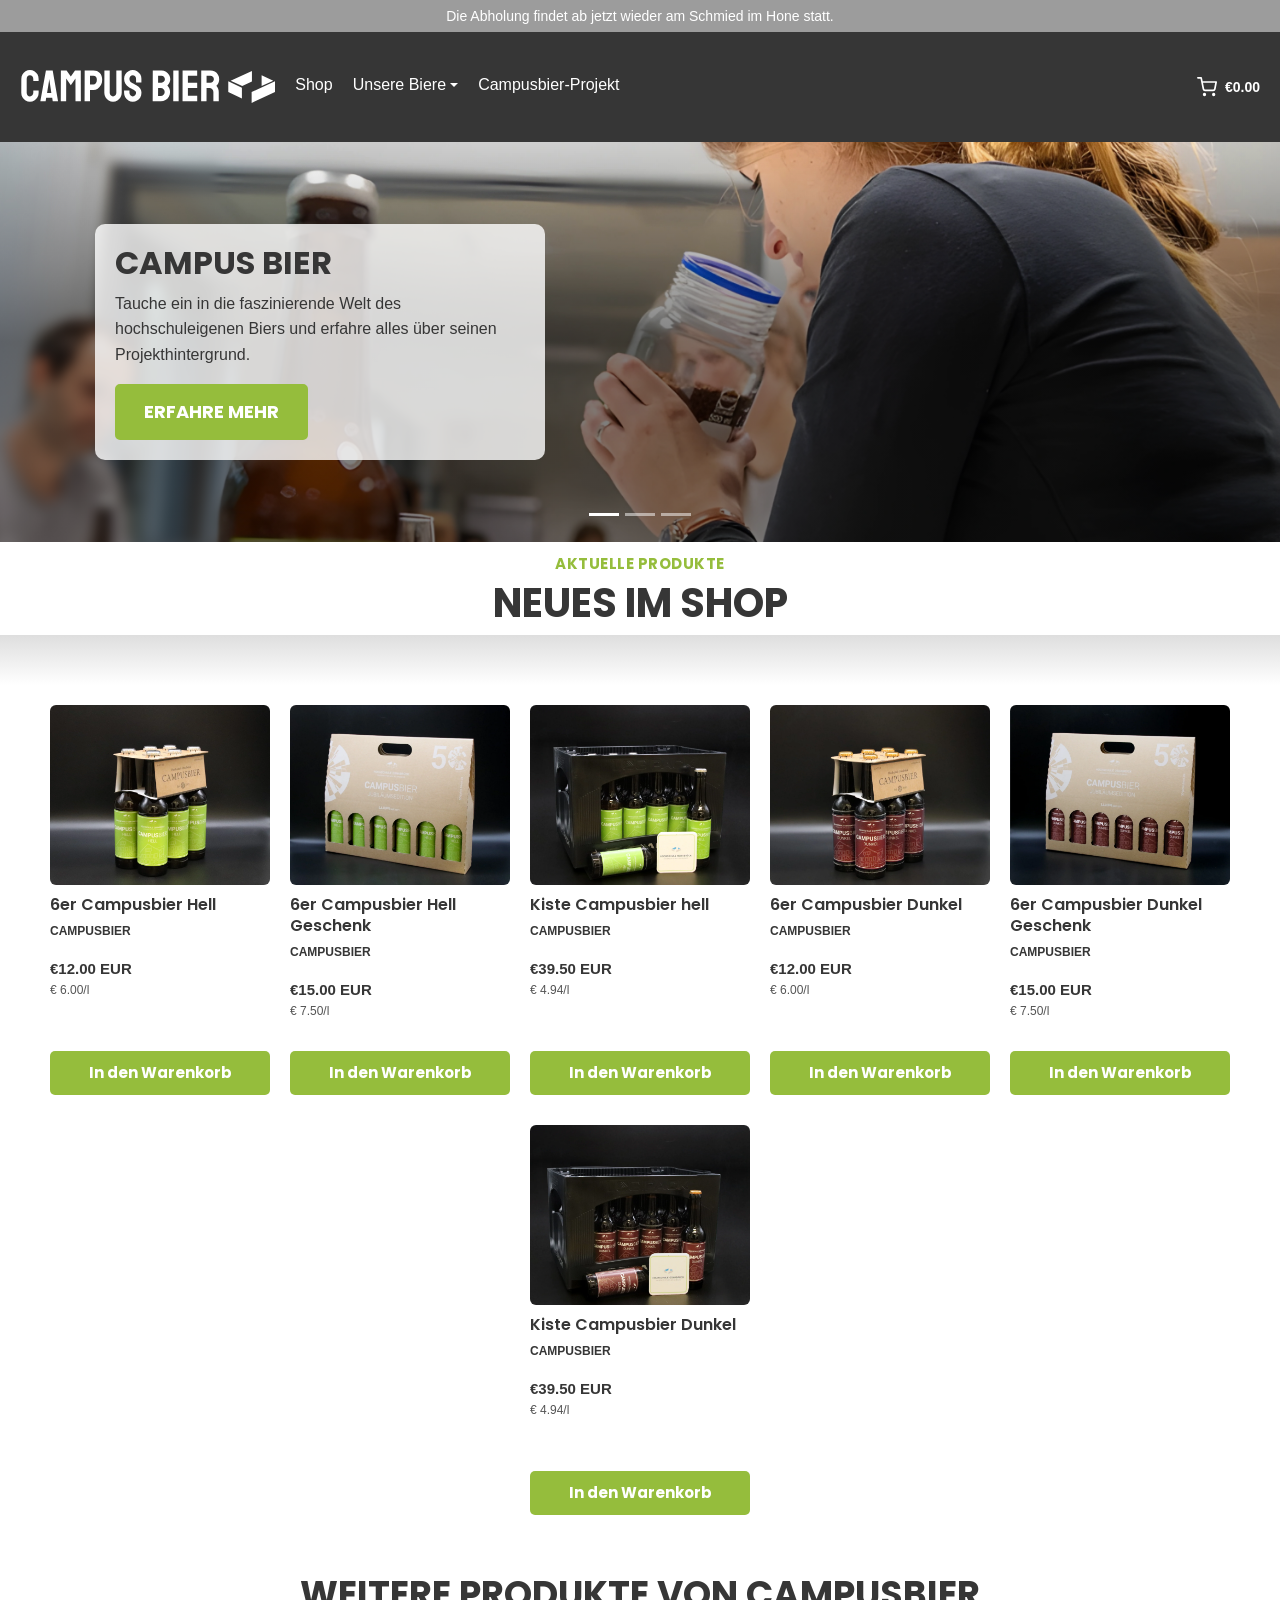
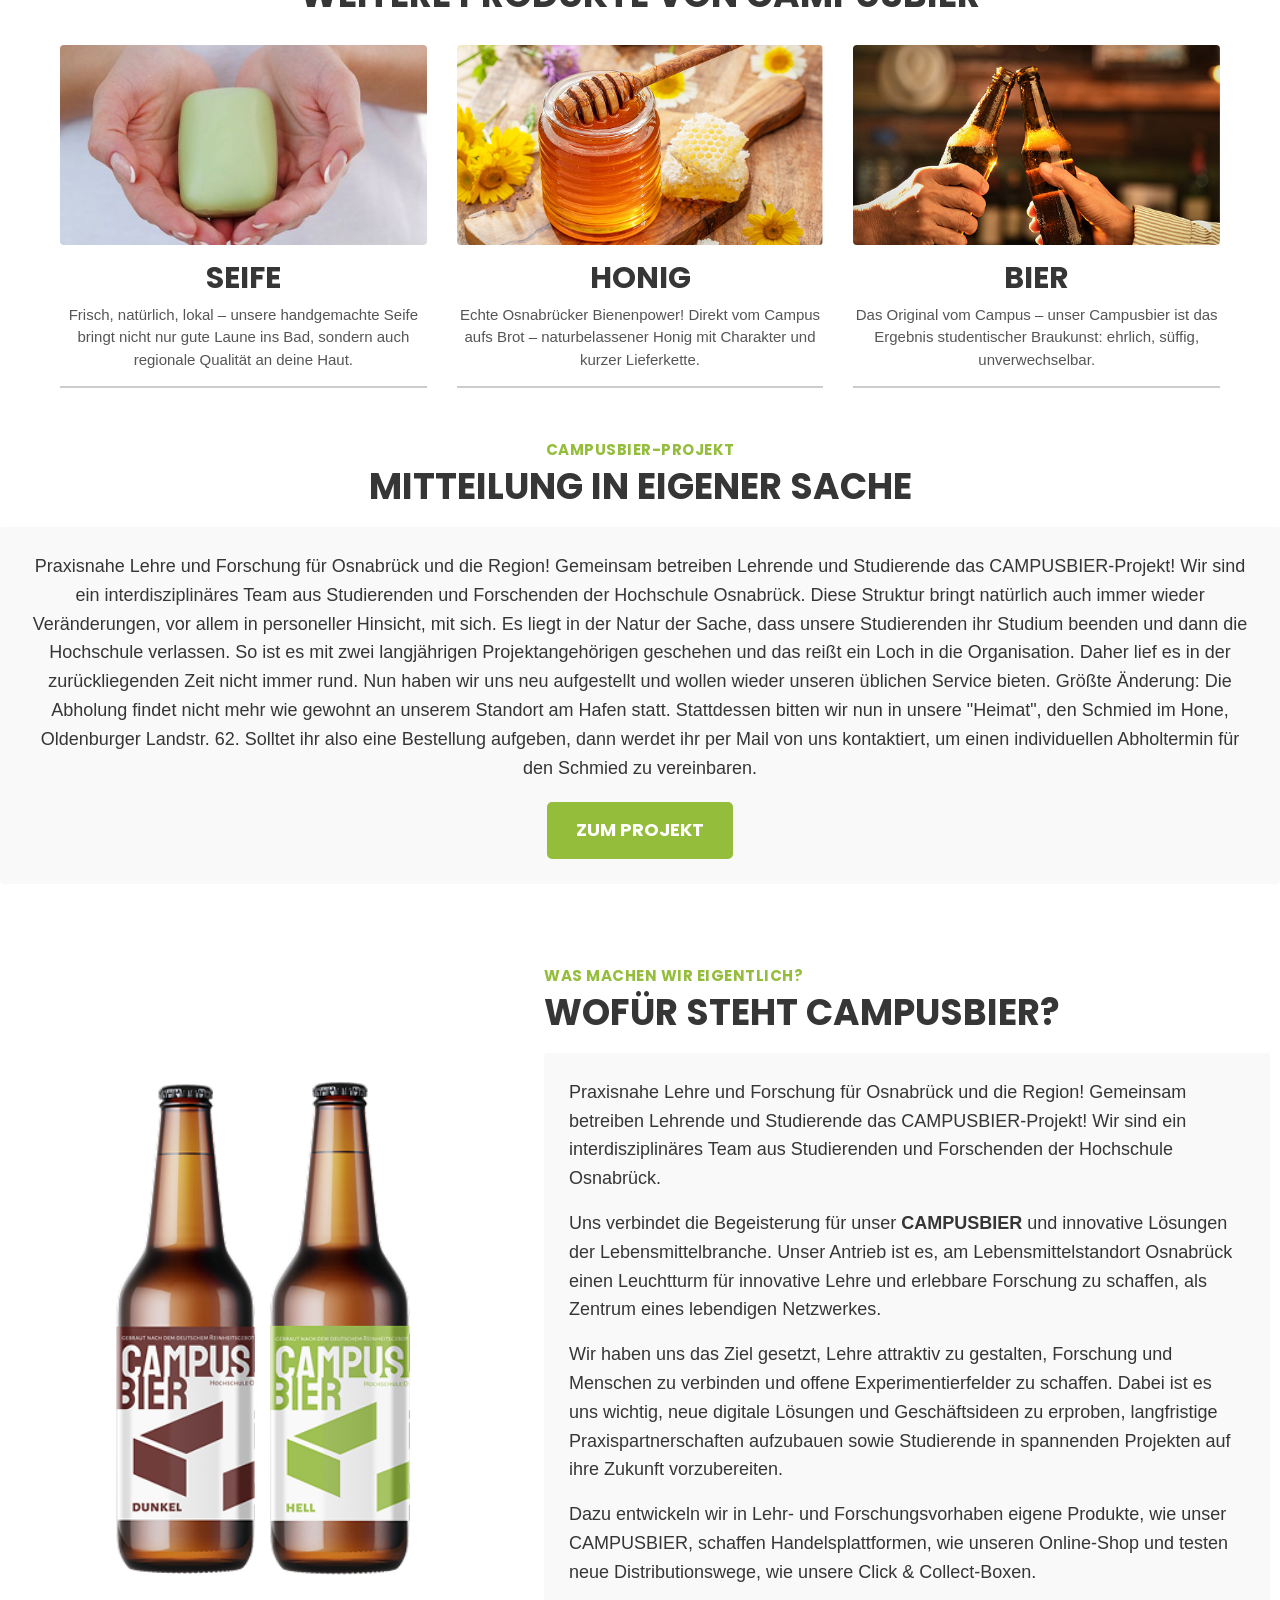
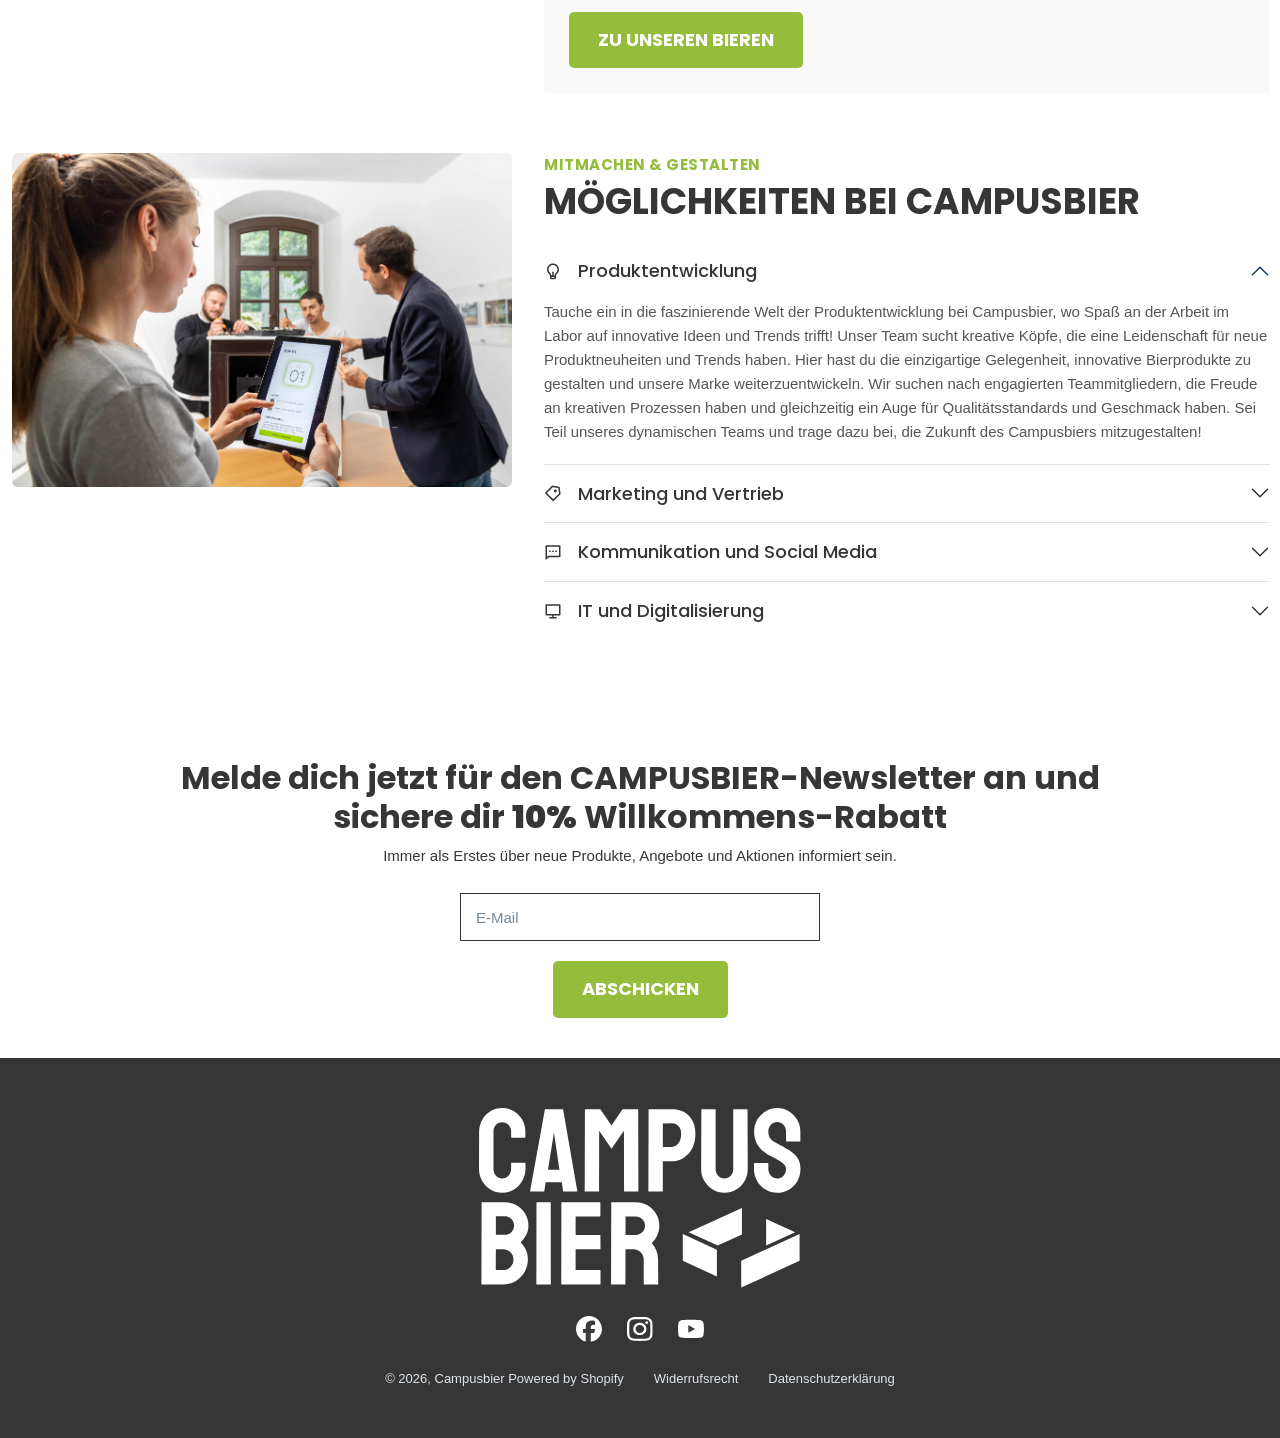
<file: index.html>
<!doctype html>
<html lang="de">
  <head>
    <meta charset="utf-8" />
    <meta name="viewport" content="width=device-width, initial-scale=1" />
    <title>Campusbier Landingpage</title>

    <link rel="preconnect" href="https://fonts.googleapis.com" />
    <link rel="preconnect" href="https://fonts.gstatic.com" crossorigin />
    <link
      href="https://cdn.jsdelivr.net/npm/bootstrap@5.3.3/dist/css/bootstrap.min.css"
      rel="stylesheet"
    />
    <link
      rel="stylesheet"
      href="https://cdn.jsdelivr.net/npm/bootstrap-icons@1.11.3/font/bootstrap-icons.min.css"
    />
    <link rel="stylesheet" href="style.css" />
    <link
      href="https://fonts.googleapis.com/css2?family=Poppins:wght@700&display=swap"
      rel="stylesheet"
    />
    <script defer src="script.js"></script>
    <script
      defer
      src="https://cdn.jsdelivr.net/npm/bootstrap@5.3.3/dist/js/bootstrap.bundle.min.js"
    ></script>
  </head>

  <body>
    <div class="wrapper">
      <div class="top-header">
        Die Abholung findet ab jetzt wieder am Schmied im Hone statt.
      </div>

      <!--Navigationsleiste-->
      <div class="navbar-container">
        <button class="hamburger">
          <img
            src="assets/icons/global/hamburger_menu.svg"
            alt="Hamburger Menü"
          />
        </button>
        <a href="index.html">
          <img
            class="navlogo"
            src="assets/icons/global/cb_logo_hell.svg"
            alt="Logo"
          />
        </a>

        <ul class="nav-links-desktop">
          <li>
            <a href="cb_shop.html">Shop</a>
          </li>

          <!--Dropdown: "Unsere Biere"-->
          <li class="dropdown">
            <a
              class="dropdown-toggle"
              href="#"
              role="button"
              data-bs-toggle="dropdown"
              aria-expanded="false"
            >
              Unsere Biere
            </a>
            <ul class="dropdown-menu dropdown-menu-dark">
              <li>
                <a class="dropdown-item" href="cb_hell.html">Campusbier Hell</a>
              </li>
              <li>
                <a class="dropdown-item" href="cb_dunkel.html"
                  >Campusbier Dunkel</a
                >
              </li>
            </ul>
          </li>

          <li>
            <a href="index.html#info-section">Campusbier-Projekt</a>
          </li>
        </ul>

        <div class="nav-icons">
          <a href="warenkorb.html">
            <img
              class="cart-icon"
              src="assets/icons/global/warenkorb.svg"
              alt="Warenkorb"
            />
            <span class="cart-count" id="cart-total">€0.00</span>
          </a>
        </div>
      </div>

      <!--Sidebar für mobile Ansicht-->
      <div class="sidebar" id="sidebar">
        <ul>
          <li>
            <a href="cb_shop.html">Shop</a>
          </li>
          <li>
            <span>Unsere Biere</span>
            <ul class="sidebar-sub">
              <li>
                <a href="cb_hell.html">Campusbier Hell</a>
              </li>
              <li>
                <a href="cb_dunkel.html">Campusbier Dunkel</a>
              </li>
            </ul>
          </li>
          <li>
            <a href="index.html#info-section">Campusbier-Projekt</a>
          </li>
        </ul>
      </div>

      <div class="overlay" id="overlay"></div>

      <!--Hero Slider-->
      <div
        id="carouselExampleIndicators"
        class="carousel slide"
        data-bs-ride="carousel"
      >
        <div class="carousel-indicators">
          <button
            type="button"
            data-bs-target="#carouselExampleIndicators"
            data-bs-slide-to="0"
            class="active"
          ></button>
          <button
            type="button"
            data-bs-target="#carouselExampleIndicators"
            data-bs-slide-to="1"
          ></button>
          <button
            type="button"
            data-bs-target="#carouselExampleIndicators"
            data-bs-slide-to="2"
          ></button>
        </div>

        <div class="carousel-inner">
          <!--Slide 1: "Campusbier"-->
          <div class="carousel-item active">
            <img
              class="d-block w-100"
              src="assets/bilder/landingpage/banner1.webp"
              alt="First slide"
            />
            <div class="hero-content">
              <h1>CAMPUS BIER</h1>
              <p>
                Tauche ein in die faszinierende Welt des hochschuleigenen Biers
                und erfahre alles über seinen Projekthintergrund.
              </p>
              <a href="#info-section" class="green-button">ERFAHRE MEHR</a>
            </div>
          </div>

          <!--Slide 2: "Mitmachen & Gestalten"-->
          <div class="carousel-item">
            <img
              class="d-block w-100 flip-x"
              src="assets/bilder/landingpage/banner2.webp"
              alt="Second slide"
            />
            <div class="hero-content">
              <h1>MITMACHEN &amp; GESTALTEN</h1>
              <p>
                Entdecke spannende Möglichkeiten bei Campusbier: Bring dich in
                Produktentwicklung, Marketing, Social Media oder IT ein und
                gestalte unser Projekt aktiv mit!
              </p>
              <a href="#teamAccordion" class="green-button">MITMACHEN</a>
            </div>
          </div>

          <!--Slide 3: "Unser Shop"-->
          <div class="carousel-item">
            <img
              class="d-block w-100"
              src="assets/bilder/landingpage/banner1.jpg"
              alt="Third slide"
            />
            <div class="hero-content">
              <h1>UNSER SHOP</h1>
              <p>
                Entdecke unser frisches Helles und feinherbes Dunkles! Hol dir
                dein Campusbier im 6er-Pack, Geschenkset oder in der Kiste
                direkt nach Hause.
              </p>
              <a href="cb_shop.html" class="green-button">ZUM SHOP</a>
            </div>
          </div>
        </div>
      </div>

      <!--ABSCHNITT 1: NEUES IM SHOP-->
      <div class="title-center">
        <span class="sub-heading">AKTUELLE PRODUKTE</span>
        <h1>NEUES IM SHOP</h1>
      </div>
      <div class="grey-gradient"></div>

      <!--Produkte-->
      <div class="product-container">
        <div class="product-card">
          <img src="assets/bilder/shop/6er_hell.webp" alt="Produktbild" />
          <div class="product-info">
            <h3>6er Campusbier Hell</h3>
            <p class="product-brand">CAMPUSBIER</p>
            <a>€12.00 EUR</a>
            <a class="product-unit-price">€ 6.00/l</a>
            <button class="green-button" data-id="1">In den Warenkorb</button>
          </div>
        </div>

        <div class="product-card">
          <img
            src="assets/bilder/shop/6er_hell_geschenk.webp"
            alt="Produktbild"
          />
          <div class="product-info">
            <h3>6er Campusbier Hell Geschenk</h3>
            <p class="product-brand">CAMPUSBIER</p>
            <a>€15.00 EUR</a>
            <a class="product-unit-price">€ 7.50/l</a>
            <button class="green-button" data-id="2">In den Warenkorb</button>
          </div>
        </div>

        <div class="product-card">
          <img src="assets/bilder/shop/cb_hell_kiste.webp" alt="Produktbild" />
          <div class="product-info">
            <h3>Kiste Campusbier hell</h3>
            <p class="product-brand">CAMPUSBIER</p>
            <a>€39.50 EUR</a>
            <a class="product-unit-price">€ 4.94/l</a>
            <button class="green-button" data-id="3">In den Warenkorb</button>
          </div>
        </div>

        <div class="product-card">
          <img src="assets/bilder/shop/6er_dunkel.webp" alt="Produktbild" />
          <div class="product-info">
            <h3>6er Campusbier Dunkel</h3>
            <p class="product-brand">CAMPUSBIER</p>
            <a>€12.00 EUR</a>
            <a class="product-unit-price">€ 6.00/l</a>
            <button class="green-button" data-id="4">In den Warenkorb</button>
          </div>
        </div>

        <div class="product-card">
          <img
            src="assets/bilder/shop/6er_dunkel_geschenk.webp"
            alt="Produktbild"
          />
          <div class="product-info">
            <h3>6er Campusbier Dunkel Geschenk</h3>
            <p class="product-brand">CAMPUSBIER</p>
            <a>€15.00 EUR</a>
            <a class="product-unit-price">€ 7.50/l</a>
            <button class="green-button" data-id="5">In den Warenkorb</button>
          </div>
        </div>

        <div class="product-card">
          <img
            src="assets/bilder/shop/cb_dunkel_kiste.webp"
            alt="Produktbild"
          />
          <div class="product-info">
            <h3>Kiste Campusbier Dunkel</h3>
            <p class="product-brand">CAMPUSBIER</p>
            <a>€39.50 EUR</a>
            <a class="product-unit-price">€ 4.94/l</a>
            <button class="green-button" data-id="6">In den Warenkorb</button>
          </div>
        </div>
      </div>

      <!--"WEITERE PRODUKTE VON CAMPUSBIER"-->
      <section class="more-products-section">
        <h2 class="section-title">WEITERE PRODUKTE VON CAMPUSBIER</h2>

        <div class="more-products-container">
          <!--Seife-->
          <div class="more-product-card">
            <div class="more-product-image">
              <img
                src="assets/bilder/landingpage/soap.jpg"
                alt="Handgemachte Seife"
              />
            </div>
            <h3>SEIFE</h3>
            <p>
              Frisch, natürlich, lokal – unsere handgemachte Seife bringt nicht
              nur gute Laune ins Bad, sondern auch regionale Qualität an deine
              Haut.
            </p>
          </div>

          <!--Honig-->
          <div class="more-product-card">
            <div class="more-product-image">
              <img
                src="assets/bilder/landingpage/honey.jpg"
                alt="Campus Honig"
              />
            </div>
            <h3>HONIG</h3>
            <p>
              Echte Osnabrücker Bienenpower! Direkt vom Campus aufs Brot –
              naturbelassener Honig mit Charakter und kurzer Lieferkette.
            </p>
          </div>

          <!--Bier-->
          <div class="more-product-card">
            <div class="more-product-image">
              <img
                src="assets/bilder/landingpage/beer.jpg"
                alt="Campusbier Original"
              />
            </div>
            <h3>BIER</h3>
            <p>
              Das Original vom Campus – unser Campusbier ist das Ergebnis
              studentischer Braukunst: ehrlich, süffig, unverwechselbar.
            </p>
          </div>
        </div>
      </section>

      <!--ABSCHNITT 2: "MITTEILUNG IN EIGENER SACHE"-->
      <div id="info-section" class="text-box2">
        <span class="sub-heading">CAMPUSBIER-PROJEKT</span>
        <h2 class="section-title">MITTEILUNG IN EIGENER SACHE</h2>

        <div class="info-box">
          <p>
            Praxisnahe Lehre und Forschung für Osnabrück und die Region!
            Gemeinsam betreiben Lehrende und Studierende das CAMPUSBIER-Projekt!
            Wir sind ein interdisziplinäres Team aus Studierenden und
            Forschenden der Hochschule Osnabrück. Diese Struktur bringt
            natürlich auch immer wieder Veränderungen, vor allem in personeller
            Hinsicht, mit sich. Es liegt in der Natur der Sache, dass unsere
            Studierenden ihr Studium beenden und dann die Hochschule verlassen.
            So ist es mit zwei langjährigen Projektangehörigen geschehen und das
            reißt ein Loch in die Organisation. Daher lief es in der
            zurückliegenden Zeit nicht immer rund. Nun haben wir uns neu
            aufgestellt und wollen wieder unseren üblichen Service bieten.
            Größte Änderung: Die Abholung findet nicht mehr wie gewohnt an
            unserem Standort am Hafen statt. Stattdessen bitten wir nun in
            unsere "Heimat", den Schmied im Hone, Oldenburger Landstr. 62.
            Solltet ihr also eine Bestellung aufgeben, dann werdet ihr per Mail
            von uns kontaktiert, um einen individuellen Abholtermin für den
            Schmied zu vereinbaren.
          </p>
          <button class="green-button">ZUM PROJEKT</button>
        </div>
      </div>

      <!--ABSCHNITT 3: "WOFÜR STEHT CAMPUSBIER?"-->
      <section class="about-section">
        <div class="about-container">
          <div class="about-images">
            <img
              src="assets/bilder/landingpage/cb_dunkel.png"
              alt="Campusbier Dunkel"
              class="bottle-img"
            />
            <img
              src="assets/bilder/landingpage/cb_hell.png"
              alt="Campusbier Hell"
              class="bottle-img"
            />
          </div>

          <div class="about-content">
            <span class="sub-heading">WAS MACHEN WIR EIGENTLICH?</span>
            <h2 class="section-title">WOFÜR STEHT CAMPUSBIER?</h2>

            <div class="info-box">
              <p>
                Praxisnahe Lehre und Forschung für Osnabrück und die Region!
                Gemeinsam betreiben Lehrende und Studierende das
                CAMPUSBIER-Projekt! Wir sind ein interdisziplinäres Team aus
                Studierenden und Forschenden der Hochschule Osnabrück.
              </p>

              <p>
                Uns verbindet die Begeisterung für unser
                <strong>CAMPUSBIER</strong> und innovative Lösungen der
                Lebensmittelbranche. Unser Antrieb ist es, am
                Lebensmittelstandort Osnabrück einen Leuchtturm für innovative
                Lehre und erlebbare Forschung zu schaffen, als Zentrum eines
                lebendigen Netzwerkes.
              </p>

              <p>
                Wir haben uns das Ziel gesetzt, Lehre attraktiv zu gestalten,
                Forschung und Menschen zu verbinden und offene
                Experimentierfelder zu schaffen. Dabei ist es uns wichtig, neue
                digitale Lösungen und Geschäftsideen zu erproben, langfristige
                Praxispartnerschaften aufzubauen sowie Studierende in spannenden
                Projekten auf ihre Zukunft vorzubereiten.
              </p>

              <p>
                Dazu entwickeln wir in Lehr- und Forschungsvorhaben eigene
                Produkte, wie unser CAMPUSBIER, schaffen Handelsplattformen, wie
                unseren Online-Shop und testen neue Distributionswege, wie
                unsere Click &amp; Collect-Boxen.
              </p>

              <div class="about-btn-wrapper">
                <a href="cb_hell.html" class="green-button"
                  >ZU UNSEREN BIEREN</a
                >
              </div>
            </div>
          </div>
        </div>
      </section>

      <!--ABSCHNITT 4: "MITMACHEN & GESTALTEN"-->
      <section class="about-section about-section-join">
        <div class="about-container about-container-top">
          <div class="about-images">
            <img
              src="assets/bilder/landingpage/opportunities.webp"
              alt="Möglichkeiten bei Campusbier"
              class="about-photo"
            />
          </div>

          <div class="about-content">
            <span class="sub-heading">MITMACHEN & GESTALTEN</span>
            <h2 class="section-title">MÖGLICHKEITEN BEI CAMPUSBIER</h2>

            <div
              class="accordion accordion-flush custom-accordion"
              id="teamAccordion"
            >
              <!--Produktentwicklung-->
              <div class="accordion-item">
                <h2 class="accordion-header">
                  <button
                    class="accordion-button"
                    type="button"
                    data-bs-toggle="collapse"
                    data-bs-target="#collapseOne"
                    aria-expanded="true"
                    aria-controls="collapseOne"
                  >
                    <img
                      src="assets/icons/other/lightbulb-line.svg"
                      alt=""
                      class="accordion-icon me-3"
                    />
                    Produktentwicklung
                  </button>
                </h2>
                <div
                  id="collapseOne"
                  class="accordion-collapse collapse show"
                  data-bs-parent="#teamAccordion"
                >
                  <div class="accordion-body">
                    Tauche ein in die faszinierende Welt der Produktentwicklung
                    bei Campusbier, wo Spaß an der Arbeit im Labor auf
                    innovative Ideen und Trends trifft! Unser Team sucht
                    kreative Köpfe, die eine Leidenschaft für neue
                    Produktneuheiten und Trends haben. Hier hast du die
                    einzigartige Gelegenheit, innovative Bierprodukte zu
                    gestalten und unsere Marke weiterzuentwickeln. Wir suchen
                    nach engagierten Teammitgliedern, die Freude an kreativen
                    Prozessen haben und gleichzeitig ein Auge für
                    Qualitätsstandards und Geschmack haben. Sei Teil unseres
                    dynamischen Teams und trage dazu bei, die Zukunft des
                    Campusbiers mitzugestalten!
                  </div>
                </div>
              </div>

              <!--Marketing und Vertrieb-->
              <div class="accordion-item">
                <h2 class="accordion-header">
                  <button
                    class="accordion-button collapsed"
                    type="button"
                    data-bs-toggle="collapse"
                    data-bs-target="#collapseTwo"
                    aria-expanded="false"
                    aria-controls="collapseTwo"
                  >
                    <img
                      src="assets/icons/other/price-tag-3-line.svg"
                      alt=""
                      class="accordion-icon me-3"
                    />
                    Marketing und Vertrieb
                  </button>
                </h2>
                <div
                  id="collapseTwo"
                  class="accordion-collapse collapse"
                  data-bs-parent="#teamAccordion"
                >
                  <div class="accordion-body">
                    In unserem aufregenden Marketing- und Vertriebsprojekt bei
                    Campusbier suchen wir enthusiastische Teammitglieder, die
                    eine Leidenschaft für kreative Vermarktungsstrategien und
                    den Ausbau von Vertriebskanälen haben. Deine Aufgabe wird es
                    sein, innovative Marketingkampagnen zu entwickeln, um unsere
                    Marke zu stärken und unser einzigartiges Campusbier einem
                    breiteren Publikum zugänglich zu machen. Du wirst eng mit
                    einem dynamischen Team zusammenarbeiten, um
                    Vertriebsmöglichkeiten zu maximieren und Beziehungen zu
                    Partnern aufzubauen. Wenn du eine kreative Denkweise, eine
                    Affinität zu Marketingstrategien und eine Begeisterung für
                    den Vertrieb mitbringst, bist du bei uns genau richtig.
                    Werde Teil unseres Teams und trage dazu bei, die
                    Erfolgsgeschichte von Campusbier weiter zu schreiben!
                  </div>
                </div>
              </div>

              <!--Kommunikation und Social Media-->
              <div class="accordion-item">
                <h2 class="accordion-header">
                  <button
                    class="accordion-button collapsed"
                    type="button"
                    data-bs-toggle="collapse"
                    data-bs-target="#collapseThree"
                    aria-expanded="false"
                    aria-controls="collapseThree"
                  >
                    <img
                      src="assets/icons/other/message-2-line.svg"
                      alt=""
                      class="accordion-icon me-3"
                    />
                    Kommunikation und Social Media
                  </button>
                </h2>
                <div
                  id="collapseThree"
                  class="accordion-collapse collapse"
                  data-bs-parent="#teamAccordion"
                >
                  <div class="accordion-body">
                    Bereichere unser Team im spannenden Projekt der
                    Kommunikation und Social Media bei Campusbier! Hier suchen
                    wir nach talentierten Individuen, die nicht nur eine
                    Leidenschaft für ansprechende Kommunikation haben, sondern
                    sich auch in der Betreuung unseres Instagram-Accounts voll
                    entfalten wollen. Deine Verantwortung umfasst nicht nur die
                    Pflege und Weiterentwicklung unserer Online-Präsenz, sondern
                    auch die Gestaltung innovativer Social-Media-Kampagnen. Du
                    arbeitest eng mit unserem Team zusammen, um
                    Kommunikationsstrategien zu entwickeln, die unsere Botschaft
                    effektiv vermitteln. Wenn du ein Gespür für kreativen
                    Content, ein Auge für Details und eine Leidenschaft für die
                    Welt der sozialen Medien mitbringst, bist du bei uns genau
                    richtig. Werde Teil unseres Teams und trage dazu bei, die
                    Marke Campusbier durch eine herausragende
                    Online-Kommunikation zu stärken!
                  </div>
                </div>
              </div>

              <!--IT und Digitalisierung-->
              <div class="accordion-item">
                <h2 class="accordion-header">
                  <button
                    class="accordion-button collapsed"
                    type="button"
                    data-bs-toggle="collapse"
                    data-bs-target="#collapseFour"
                    aria-expanded="false"
                    aria-controls="collapseFour"
                  >
                    <img
                      src="assets/icons/other/computer-line.svg"
                      alt=""
                      class="accordion-icon me-3"
                    />
                    IT und Digitalisierung
                  </button>
                </h2>
                <div
                  id="collapseFour"
                  class="accordion-collapse collapse"
                  data-bs-parent="#teamAccordion"
                >
                  <div class="accordion-body">
                    Ergreife die Chance, die digitale Transformation bei
                    Campusbier mitzugestalten! In unserem IT- und
                    Digitalisierungsprojekt suchen wir nach engagierten
                    Teammitgliedern, die ihre Leidenschaft für Technologie und
                    IT-Support einbringen möchten. Du wirst eine Schlüsselrolle
                    in der Shop-Pflege übernehmen und gleichzeitig
                    IT-Unterstützung in verschiedenen Projekten bieten. Deine
                    Aufgaben umfassen die Sicherstellung der reibungslosen
                    Funktion unseres Online-Shops sowie die Integration von
                    IT-Lösungen, um Prozesse zu optimieren. Wir suchen nach
                    Teammitgliedern mit einem starken technischen Verständnis,
                    die bereit sind, innovative Ideen in die Tat umzusetzen.
                    Wenn du Interesse an der Schnittstelle zwischen IT und
                    Unternehmensentwicklung hast, freuen wir uns darauf, dich in
                    unserem dynamischen Team willkommen zu heißen. Gestalte mit
                    uns die Zukunft von Campusbier durch innovative IT-Lösungen
                    und Digitalisierung!
                  </div>
                </div>
              </div>
            </div>
          </div>
        </div>
      </section>

      <!--Newsletter-->
      <div class="newsletter-container">
        <h2>
          Melde dich jetzt für den CAMPUSBIER-Newsletter an und sichere dir
          <strong>10%</strong> Willkommens-Rabatt
        </h2>
        <p class="newsletter-subtitle">
          Immer als Erstes über neue Produkte, Angebote und Aktionen informiert
          sein.
        </p>

        <form class="newsletter-form" onsubmit="event.preventDefault()">
          <div class="newsletter-input-wrapper">
            <input
              type="email"
              class="newsletter-input"
              placeholder="E-Mail"
              required
            />
            <button class="green-button">ABSCHICKEN</button>
          </div>
        </form>
      </div>

      <!--Footer-->
      <div class="footer-container">
        <img
          src="assets/icons/global/cb_logo_footer.svg"
          class="cb-logo-footer"
          alt="Footer Logo"
        />
        <ul class="footer-icons">
          <li>
            <a
              href="https://www.facebook.com/Campusbier/?locale=de_DE"
              target="_blank"
              rel="noopener noreferrer"
            >
              <img src="assets/icons/global/logo_fb.svg" alt="Facebook" />
            </a>
          </li>
          <li>
            <a
              href="https://www.instagram.com/campusbier/"
              target="_blank"
              rel="noopener noreferrer"
            >
              <img src="assets/icons/global/logo_ig.svg" alt="Instagram" />
            </a>
          </li>
          <li>
            <a
              href="https://www.youtube.com/channel/UCV4xOoaH4hNU0Zl2j0eiPQQ/about"
              target="_blank"
              rel="noopener noreferrer"
            >
              <img src="assets/icons/global/logo_yt.svg" alt="YouTube" />
            </a>
          </li>
        </ul>
        <ul class="footer-links">
          <li>© 2026, Campusbier Powered by Shopify</li>
          <li>Widerrufsrecht</li>
          <li>Datenschutzerklärung</li>
        </ul>
      </div>
    </div>
  </body>
</html>
</file>
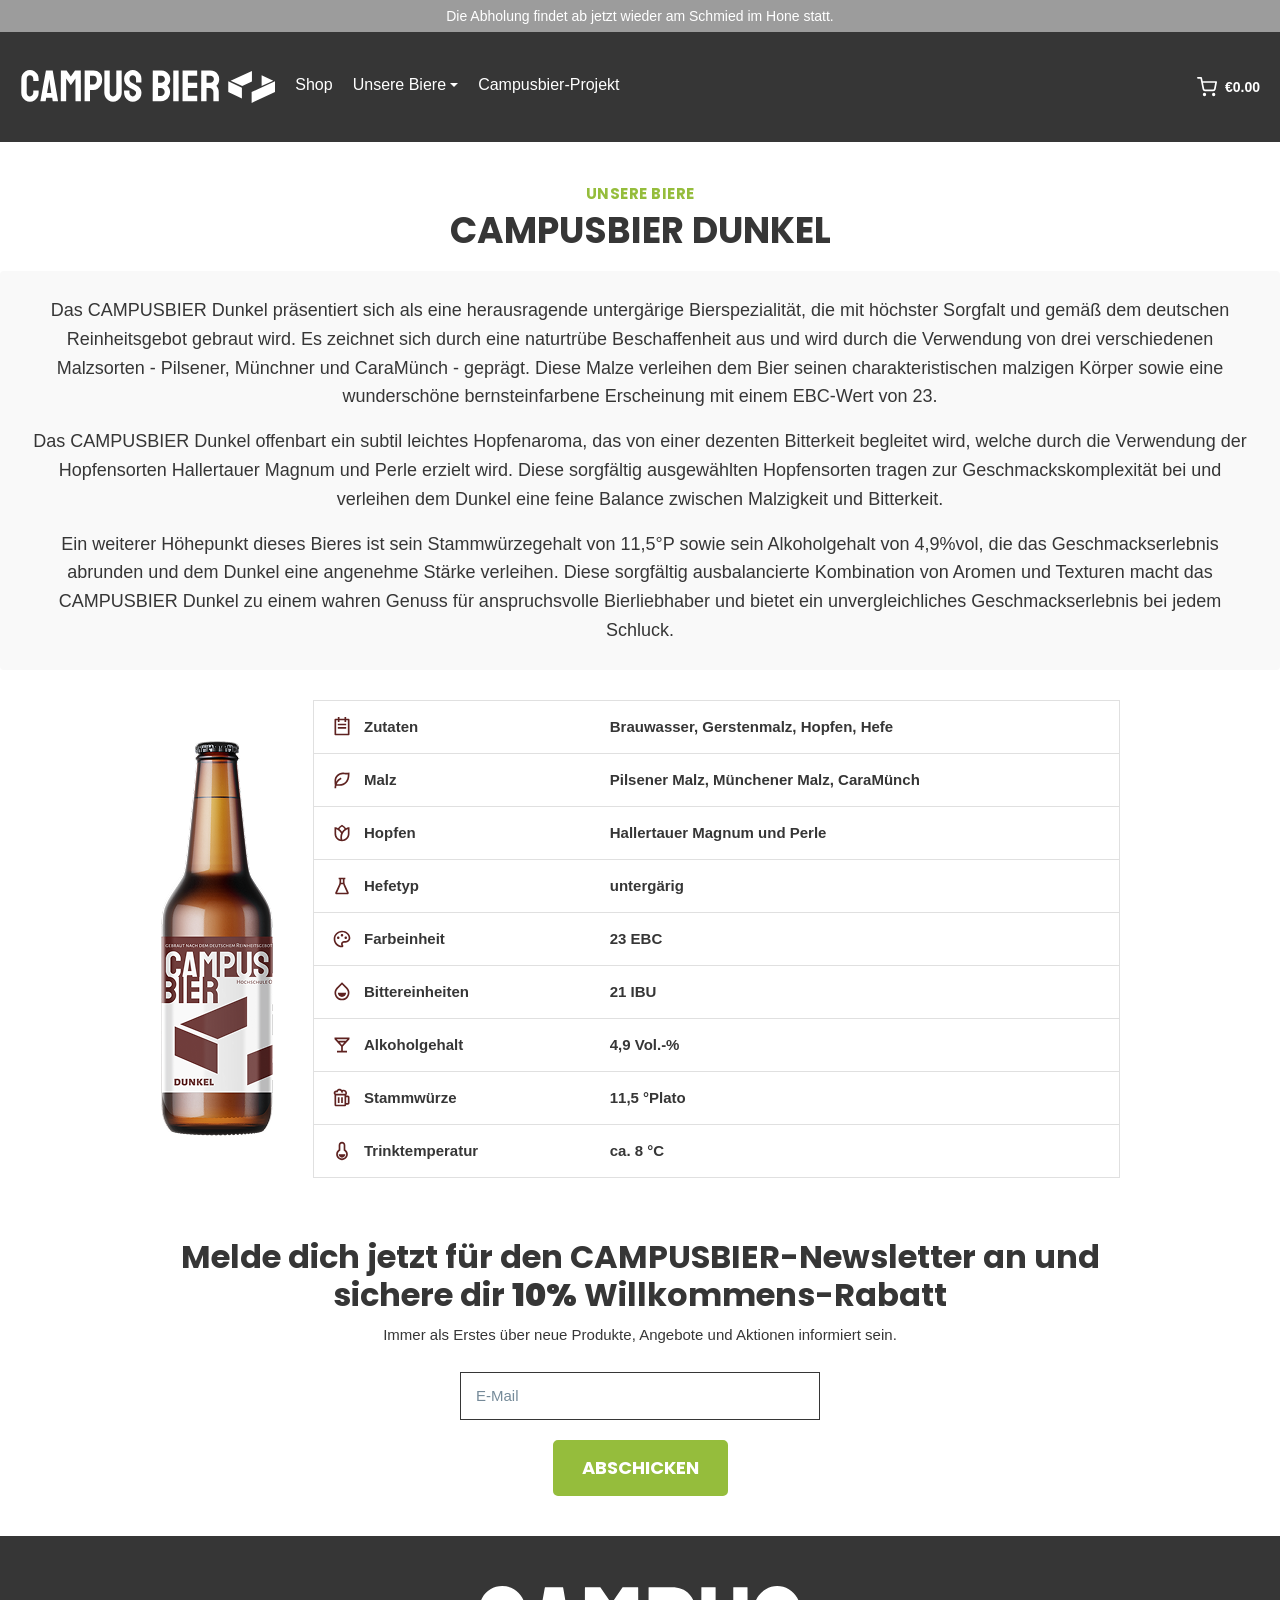
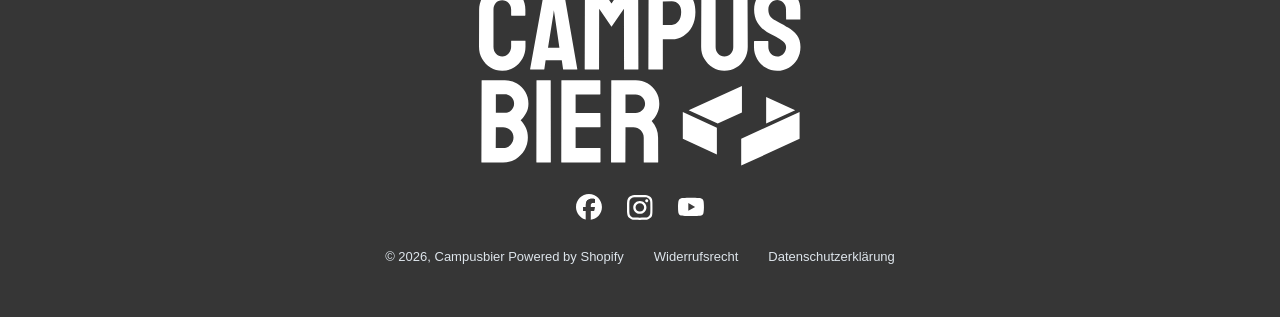
<file: cb_dunkel.html>
<!doctype html>
<html lang="de">
  <head>
    <meta charset="utf-8" />
    <meta name="viewport" content="width=device-width, initial-scale=1" />
    <title>Campusbier Dunkel</title>

    <link rel="preconnect" href="https://fonts.googleapis.com" />
    <link rel="preconnect" href="https://fonts.gstatic.com" crossorigin />
    <link
      href="https://cdn.jsdelivr.net/npm/bootstrap@5.3.3/dist/css/bootstrap.min.css"
      rel="stylesheet"
    />
    <link
      rel="stylesheet"
      href="https://cdn.jsdelivr.net/npm/bootstrap-icons@1.11.3/font/bootstrap-icons.min.css"
    />
    <link rel="stylesheet" href="style.css" />
    <link
      href="https://fonts.googleapis.com/css2?family=Poppins:wght@700&display=swap"
      rel="stylesheet"
    />
    <script defer src="script.js"></script>
    <script
      defer
      src="https://cdn.jsdelivr.net/npm/bootstrap@5.3.3/dist/js/bootstrap.bundle.min.js"
    ></script>
  </head>

  <body>
    <div class="wrapper">
      <div class="top-header">
        Die Abholung findet ab jetzt wieder am Schmied im Hone statt.
      </div>

      <!--Navigationsleiste-->
      <div class="navbar-container">
        <button class="hamburger">
          <img
            src="assets/icons/global/hamburger_menu.svg"
            alt="Hamburger Menü"
          />
        </button>
        <a href="index.html">
          <img
            class="navlogo"
            src="assets/icons/global/cb_logo_hell.svg"
            alt="Logo"
          />
        </a>

        <ul class="nav-links-desktop">
          <li>
            <a href="cb_shop.html">Shop</a>
          </li>

          <!--Dropdown: "Unsere Biere"-->
          <li class="dropdown">
            <a
              class="dropdown-toggle"
              href="#"
              role="button"
              data-bs-toggle="dropdown"
              aria-expanded="false"
            >
              Unsere Biere
            </a>
            <ul class="dropdown-menu dropdown-menu-dark">
              <li>
                <a class="dropdown-item" href="cb_hell.html">Campusbier Hell</a>
              </li>
              <li>
                <a class="dropdown-item" href="cb_dunkel.html"
                  >Campusbier Dunkel</a
                >
              </li>
            </ul>
          </li>

          <li>
            <a href="index.html#info-section">Campusbier-Projekt</a>
          </li>
        </ul>

        <div class="nav-icons">
          <a href="warenkorb.html">
            <img
              class="cart-icon"
              src="assets/icons/global/warenkorb.svg"
              alt="Warenkorb"
            />
            <span class="cart-count" id="cart-total">€0.00</span>
          </a>
        </div>
      </div>

      <!--Sidebar für mobile Ansicht-->
      <div class="sidebar" id="sidebar">
        <ul>
          <li>
            <a href="cb_shop.html">Shop</a>
          </li>
          <li>
            <span>Unsere Biere</span>
            <ul class="sidebar-sub">
              <li>
                <a href="cb_hell.html">Campusbier Hell</a>
              </li>
              <li>
                <a href="cb_dunkel.html">Campusbier Dunkel</a>
              </li>
            </ul>
          </li>
          <li>
            <a href="index.html#info-section">Campusbier-Projekt</a>
          </li>
        </ul>
      </div>

      <div class="overlay" id="overlay"></div>

      <!--ABSCHNITT 1: "CAMPUSBIER DUNKEL"-->
      <div class="text-box2">
        <span class="sub-heading">UNSERE BIERE</span>
        <h2 class="section-title">CAMPUSBIER DUNKEL</h2>

        <div class="info-box info-box-flush">
          <p>
            Das CAMPUSBIER Dunkel präsentiert sich als eine herausragende
            untergärige Bierspezialität, die mit höchster Sorgfalt und gemäß dem
            deutschen Reinheitsgebot gebraut wird. Es zeichnet sich durch eine
            naturtrübe Beschaffenheit aus und wird durch die Verwendung von drei
            verschiedenen Malzsorten - Pilsener, Münchner und CaraMünch -
            geprägt. Diese Malze verleihen dem Bier seinen charakteristischen
            malzigen Körper sowie eine wunderschöne bernsteinfarbene Erscheinung
            mit einem EBC-Wert von 23.
          </p>
          <p>
            Das CAMPUSBIER Dunkel offenbart ein subtil leichtes Hopfenaroma, das
            von einer dezenten Bitterkeit begleitet wird, welche durch die
            Verwendung der Hopfensorten Hallertauer Magnum und Perle erzielt
            wird. Diese sorgfältig ausgewählten Hopfensorten tragen zur
            Geschmackskomplexität bei und verleihen dem Dunkel eine feine
            Balance zwischen Malzigkeit und Bitterkeit.
          </p>
          <p>
            Ein weiterer Höhepunkt dieses Bieres ist sein Stammwürzegehalt von
            11,5°P sowie sein Alkoholgehalt von 4,9%vol, die das
            Geschmackserlebnis abrunden und dem Dunkel eine angenehme Stärke
            verleihen. Diese sorgfältig ausbalancierte Kombination von Aromen
            und Texturen macht das CAMPUSBIER Dunkel zu einem wahren Genuss für
            anspruchsvolle Bierliebhaber und bietet ein unvergleichliches
            Geschmackserlebnis bei jedem Schluck.
          </p>
        </div>
      </div>

      <!--ABSCHNITT 2: TABELLE-->
      <div class="bier-wrapper">
        <img
          src="assets/bilder/landingpage/cb_dunkel.png"
          class="bier-flasche-img"
          alt="Campusbier Dunkel Flasche"
        />

        <div class="beer-specs-container">
          <table class="beer-specs-table">
            <tbody>
              <tr>
                <td class="spec-label">
                  <img
                    class="spec-icon"
                    src="assets/icons/icons_cb_dunkel/todo-line.svg"
                    alt=""
                  />
                  Zutaten
                </td>
                <td class="spec-value">
                  Brauwasser, Gerstenmalz, Hopfen, Hefe
                </td>
              </tr>

              <tr>
                <td class="spec-label">
                  <img
                    class="spec-icon"
                    src="assets/icons/icons_cb_dunkel/leaf-line.svg"
                    alt=""
                  />
                  Malz
                </td>
                <td class="spec-value">
                  Pilsener Malz, Münchener Malz, CaraMünch
                </td>
              </tr>

              <tr>
                <td class="spec-label">
                  <img
                    class="spec-icon"
                    src="assets/icons/icons_cb_dunkel/flower-line.svg"
                    alt=""
                  />
                  Hopfen
                </td>
                <td class="spec-value">Hallertauer Magnum und Perle</td>
              </tr>

              <tr>
                <td class="spec-label">
                  <img
                    class="spec-icon"
                    src="assets/icons/icons_cb_dunkel/flask-line.svg"
                    alt=""
                  />
                  Hefetyp
                </td>
                <td class="spec-value">untergärig</td>
              </tr>

              <tr>
                <td class="spec-label">
                  <img
                    class="spec-icon"
                    src="assets/icons/icons_cb_dunkel/palette-line.svg"
                    alt=""
                  />
                  Farbeinheit
                </td>
                <td class="spec-value">23 EBC</td>
              </tr>

              <tr>
                <td class="spec-label">
                  <img
                    class="spec-icon"
                    src="assets/icons/icons_cb_dunkel/contrast-drop-2-line.svg"
                    alt=""
                  />
                  Bittereinheiten
                </td>
                <td class="spec-value">21 IBU</td>
              </tr>

              <tr>
                <td class="spec-label">
                  <img
                    class="spec-icon"
                    src="assets/icons/icons_cb_dunkel/goblet-line.svg"
                    alt=""
                  />
                  Alkoholgehalt
                </td>
                <td class="spec-value">4,9 Vol.-%</td>
              </tr>

              <tr>
                <td class="spec-label">
                  <img
                    class="spec-icon"
                    src="assets/icons/icons_cb_dunkel/beer-line.svg"
                    alt=""
                  />
                  Stammwürze
                </td>
                <td class="spec-value">11,5 °Plato</td>
              </tr>

              <tr>
                <td class="spec-label">
                  <img
                    class="spec-icon"
                    src="assets/icons/icons_cb_dunkel/temp-cold-line.svg"
                    alt=""
                  />
                  Trinktemperatur
                </td>
                <td class="spec-value">ca. 8 °C</td>
              </tr>
            </tbody>
          </table>
        </div>
      </div>

      <!--Newsletter-->
      <div class="newsletter-container">
        <h2>
          Melde dich jetzt für den CAMPUSBIER-Newsletter an und sichere dir
          <strong>10%</strong> Willkommens-Rabatt
        </h2>
        <p class="newsletter-subtitle">
          Immer als Erstes über neue Produkte, Angebote und Aktionen informiert
          sein.
        </p>

        <form class="newsletter-form" onsubmit="event.preventDefault()">
          <div class="newsletter-input-wrapper">
            <input
              type="email"
              class="newsletter-input"
              placeholder="E-Mail"
              required
            />
            <button class="green-button">ABSCHICKEN</button>
          </div>
        </form>
      </div>

      <!--Footer-->
      <div class="footer-container">
        <img
          src="assets/icons/global/cb_logo_footer.svg"
          class="cb-logo-footer"
          alt="Footer Logo"
        />
        <ul class="footer-icons">
          <li>
            <a
              href="https://www.facebook.com/Campusbier/?locale=de_DE"
              target="_blank"
              rel="noopener noreferrer"
            >
              <img src="assets/icons/global/logo_fb.svg" alt="Facebook" />
            </a>
          </li>
          <li>
            <a
              href="https://www.instagram.com/campusbier/"
              target="_blank"
              rel="noopener noreferrer"
            >
              <img src="assets/icons/global/logo_ig.svg" alt="Instagram" />
            </a>
          </li>
          <li>
            <a
              href="https://www.youtube.com/channel/UCV4xOoaH4hNU0Zl2j0eiPQQ/about"
              target="_blank"
              rel="noopener noreferrer"
            >
              <img src="assets/icons/global/logo_yt.svg" alt="YouTube" />
            </a>
          </li>
        </ul>
        <ul class="footer-links">
          <li>© 2026, Campusbier Powered by Shopify</li>
          <li>Widerrufsrecht</li>
          <li>Datenschutzerklärung</li>
        </ul>
      </div>
    </div>
  </body>
</html>
</file>
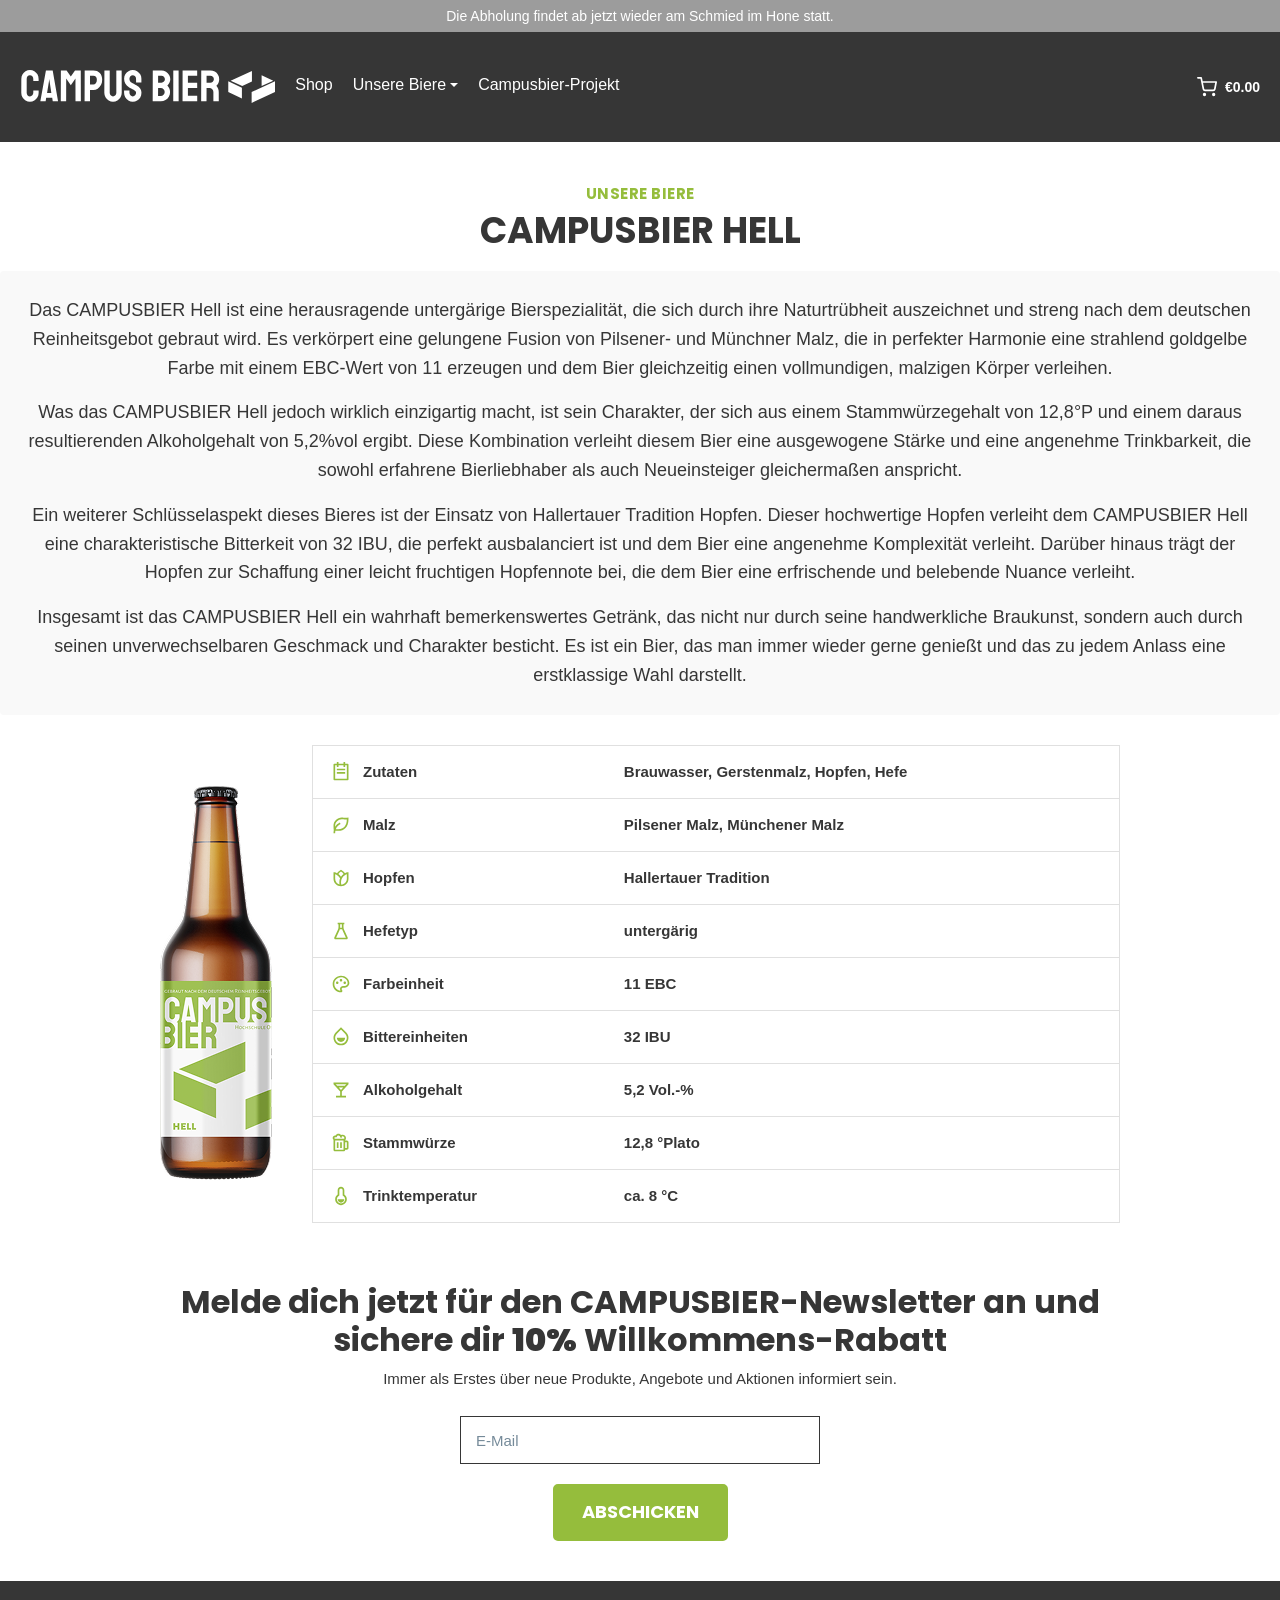
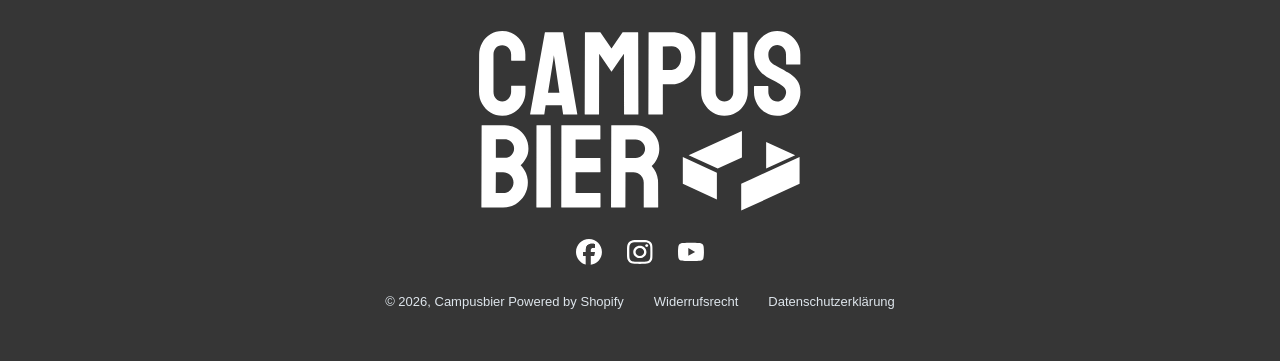
<file: cb_hell.html>
<!doctype html>
<html lang="de">
  <head>
    <meta charset="utf-8" />
    <meta name="viewport" content="width=device-width, initial-scale=1" />
    <title>Campusbier Hell</title>

    <link rel="preconnect" href="https://fonts.googleapis.com" />
    <link rel="preconnect" href="https://fonts.gstatic.com" crossorigin />
    <link
      href="https://cdn.jsdelivr.net/npm/bootstrap@5.3.3/dist/css/bootstrap.min.css"
      rel="stylesheet"
    />
    <link
      rel="stylesheet"
      href="https://cdn.jsdelivr.net/npm/bootstrap-icons@1.11.3/font/bootstrap-icons.min.css"
    />
    <link rel="stylesheet" href="style.css" />
    <link
      href="https://fonts.googleapis.com/css2?family=Poppins:wght@700&display=swap"
      rel="stylesheet"
    />
    <script defer src="script.js"></script>
    <script
      defer
      src="https://cdn.jsdelivr.net/npm/bootstrap@5.3.3/dist/js/bootstrap.bundle.min.js"
    ></script>
  </head>

  <body>
    <div class="wrapper">
      <div class="top-header">
        Die Abholung findet ab jetzt wieder am Schmied im Hone statt.
      </div>

      <!--Navigationsleiste-->
      <div class="navbar-container">
        <button class="hamburger">
          <img
            src="assets/icons/global/hamburger_menu.svg"
            alt="Hamburger Menü"
          />
        </button>
        <a href="index.html">
          <img
            class="navlogo"
            src="assets/icons/global/cb_logo_hell.svg"
            alt="Logo"
          />
        </a>

        <ul class="nav-links-desktop">
          <li>
            <a href="cb_shop.html">Shop</a>
          </li>

          <!--Dropdown: "Unsere Biere"-->
          <li class="dropdown">
            <a
              class="dropdown-toggle"
              href="#"
              role="button"
              data-bs-toggle="dropdown"
              aria-expanded="false"
            >
              Unsere Biere
            </a>
            <ul class="dropdown-menu dropdown-menu-dark">
              <li>
                <a class="dropdown-item" href="cb_hell.html">Campusbier Hell</a>
              </li>
              <li>
                <a class="dropdown-item" href="cb_dunkel.html"
                  >Campusbier Dunkel</a
                >
              </li>
            </ul>
          </li>

          <li>
            <a href="index.html#info-section">Campusbier-Projekt</a>
          </li>
        </ul>

        <div class="nav-icons">
          <a href="warenkorb.html">
            <img
              class="cart-icon"
              src="assets/icons/global/warenkorb.svg"
              alt="Warenkorb"
            />
            <span class="cart-count" id="cart-total">€0.00</span>
          </a>
        </div>
      </div>

      <!--Sidebar für mobile Ansicht-->
      <div class="sidebar" id="sidebar">
        <ul>
          <li>
            <a href="cb_shop.html">Shop</a>
          </li>
          <li>
            <span>Unsere Biere</span>
            <ul class="sidebar-sub">
              <li>
                <a href="cb_hell.html">Campusbier Hell</a>
              </li>
              <li>
                <a href="cb_dunkel.html">Campusbier Dunkel</a>
              </li>
            </ul>
          </li>
          <li>
            <a href="index.html#info-section">Campusbier-Projekt</a>
          </li>
        </ul>
      </div>

      <div class="overlay" id="overlay"></div>

      <!--ABSCHNITT 1: "CAMPUSBIER HELL"-->
      <div class="text-box2">
        <span class="sub-heading">UNSERE BIERE</span>
        <h2 class="section-title">CAMPUSBIER HELL</h2>

        <div class="info-box info-box-flush">
          <p>
            Das CAMPUSBIER Hell ist eine herausragende untergärige
            Bierspezialität, die sich durch ihre Naturtrübheit auszeichnet und
            streng nach dem deutschen Reinheitsgebot gebraut wird. Es verkörpert
            eine gelungene Fusion von Pilsener- und Münchner Malz, die in
            perfekter Harmonie eine strahlend goldgelbe Farbe mit einem EBC-Wert
            von 11 erzeugen und dem Bier gleichzeitig einen vollmundigen,
            malzigen Körper verleihen.
          </p>
          <p>
            Was das CAMPUSBIER Hell jedoch wirklich einzigartig macht, ist sein
            Charakter, der sich aus einem Stammwürzegehalt von 12,8°P und einem
            daraus resultierenden Alkoholgehalt von 5,2%vol ergibt. Diese
            Kombination verleiht diesem Bier eine ausgewogene Stärke und eine
            angenehme Trinkbarkeit, die sowohl erfahrene Bierliebhaber als auch
            Neueinsteiger gleichermaßen anspricht.
          </p>
          <p>
            Ein weiterer Schlüsselaspekt dieses Bieres ist der Einsatz von
            Hallertauer Tradition Hopfen. Dieser hochwertige Hopfen verleiht dem
            CAMPUSBIER Hell eine charakteristische Bitterkeit von 32 IBU, die
            perfekt ausbalanciert ist und dem Bier eine angenehme Komplexität
            verleiht. Darüber hinaus trägt der Hopfen zur Schaffung einer leicht
            fruchtigen Hopfennote bei, die dem Bier eine erfrischende und
            belebende Nuance verleiht.
          </p>
          <p>
            Insgesamt ist das CAMPUSBIER Hell ein wahrhaft bemerkenswertes
            Getränk, das nicht nur durch seine handwerkliche Braukunst, sondern
            auch durch seinen unverwechselbaren Geschmack und Charakter
            besticht. Es ist ein Bier, das man immer wieder gerne genießt und
            das zu jedem Anlass eine erstklassige Wahl darstellt.
          </p>
        </div>
      </div>

      <!--ABSCHNITT 2: TABELLE-->
      <div class="bier-wrapper">
        <img
          src="assets/bilder/landingpage/cb_hell.png"
          class="bier-flasche-img"
          alt="Campusbier Hell Flasche"
        />

        <div class="beer-specs-container">
          <table class="beer-specs-table">
            <tbody>
              <tr>
                <td class="spec-label">
                  <img
                    class="spec-icon"
                    src="assets/icons/icons_cb_hell/todo-line.svg"
                    alt=""
                  />
                  Zutaten
                </td>
                <td class="spec-value">
                  Brauwasser, Gerstenmalz, Hopfen, Hefe
                </td>
              </tr>

              <tr>
                <td class="spec-label">
                  <img
                    class="spec-icon"
                    src="assets/icons/icons_cb_hell/leaf-line.svg"
                    alt=""
                  />
                  Malz
                </td>
                <td class="spec-value">Pilsener Malz, Münchener Malz</td>
              </tr>

              <tr>
                <td class="spec-label">
                  <img
                    class="spec-icon"
                    src="assets/icons/icons_cb_hell/flower-line.svg"
                    alt=""
                  />
                  Hopfen
                </td>
                <td class="spec-value">Hallertauer Tradition</td>
              </tr>

              <tr>
                <td class="spec-label">
                  <img
                    class="spec-icon"
                    src="assets/icons/icons_cb_hell/flask-line.svg"
                    alt=""
                  />
                  Hefetyp
                </td>
                <td class="spec-value">untergärig</td>
              </tr>

              <tr>
                <td class="spec-label">
                  <img
                    class="spec-icon"
                    src="assets/icons/icons_cb_hell/palette-line.svg"
                    alt=""
                  />
                  Farbeinheit
                </td>
                <td class="spec-value">11 EBC</td>
              </tr>

              <tr>
                <td class="spec-label">
                  <img
                    class="spec-icon"
                    src="assets/icons/icons_cb_hell/contrast-drop-2-line.svg"
                    alt=""
                  />
                  Bittereinheiten
                </td>
                <td class="spec-value">32 IBU</td>
              </tr>

              <tr>
                <td class="spec-label">
                  <img
                    class="spec-icon"
                    src="assets/icons/icons_cb_hell/goblet-line.svg"
                    alt=""
                  />
                  Alkoholgehalt
                </td>
                <td class="spec-value">5,2 Vol.-%</td>
              </tr>

              <tr>
                <td class="spec-label">
                  <img
                    class="spec-icon"
                    src="assets/icons/icons_cb_hell/beer-line.svg"
                    alt=""
                  />
                  Stammwürze
                </td>
                <td class="spec-value">12,8 °Plato</td>
              </tr>

              <tr>
                <td class="spec-label">
                  <img
                    class="spec-icon"
                    src="assets/icons/icons_cb_hell/temp-cold-line.svg"
                    alt=""
                  />
                  Trinktemperatur
                </td>
                <td class="spec-value">ca. 8 °C</td>
              </tr>
            </tbody>
          </table>
        </div>
      </div>

      <!--Newsletter-->
      <div class="newsletter-container">
        <h2>
          Melde dich jetzt für den CAMPUSBIER-Newsletter an und sichere dir
          <strong>10%</strong> Willkommens-Rabatt
        </h2>
        <p class="newsletter-subtitle">
          Immer als Erstes über neue Produkte, Angebote und Aktionen informiert
          sein.
        </p>

        <form class="newsletter-form" onsubmit="event.preventDefault()">
          <div class="newsletter-input-wrapper">
            <input
              type="email"
              class="newsletter-input"
              placeholder="E-Mail"
              required
            />
            <button class="green-button">ABSCHICKEN</button>
          </div>
        </form>
      </div>

      <!--Footer-->
      <div class="footer-container">
        <img
          src="assets/icons/global/cb_logo_footer.svg"
          class="cb-logo-footer"
          alt="Footer Logo"
        />
        <ul class="footer-icons">
          <li>
            <a
              href="https://www.facebook.com/Campusbier/?locale=de_DE"
              target="_blank"
              rel="noopener noreferrer"
            >
              <img src="assets/icons/global/logo_fb.svg" alt="Facebook" />
            </a>
          </li>
          <li>
            <a
              href="https://www.instagram.com/campusbier/"
              target="_blank"
              rel="noopener noreferrer"
            >
              <img src="assets/icons/global/logo_ig.svg" alt="Instagram" />
            </a>
          </li>
          <li>
            <a
              href="https://www.youtube.com/channel/UCV4xOoaH4hNU0Zl2j0eiPQQ/about"
              target="_blank"
              rel="noopener noreferrer"
            >
              <img src="assets/icons/global/logo_yt.svg" alt="YouTube" />
            </a>
          </li>
        </ul>
        <ul class="footer-links">
          <li>© 2026, Campusbier Powered by Shopify</li>
          <li>Widerrufsrecht</li>
          <li>Datenschutzerklärung</li>
        </ul>
      </div>
    </div>
  </body>
</html>
</file>
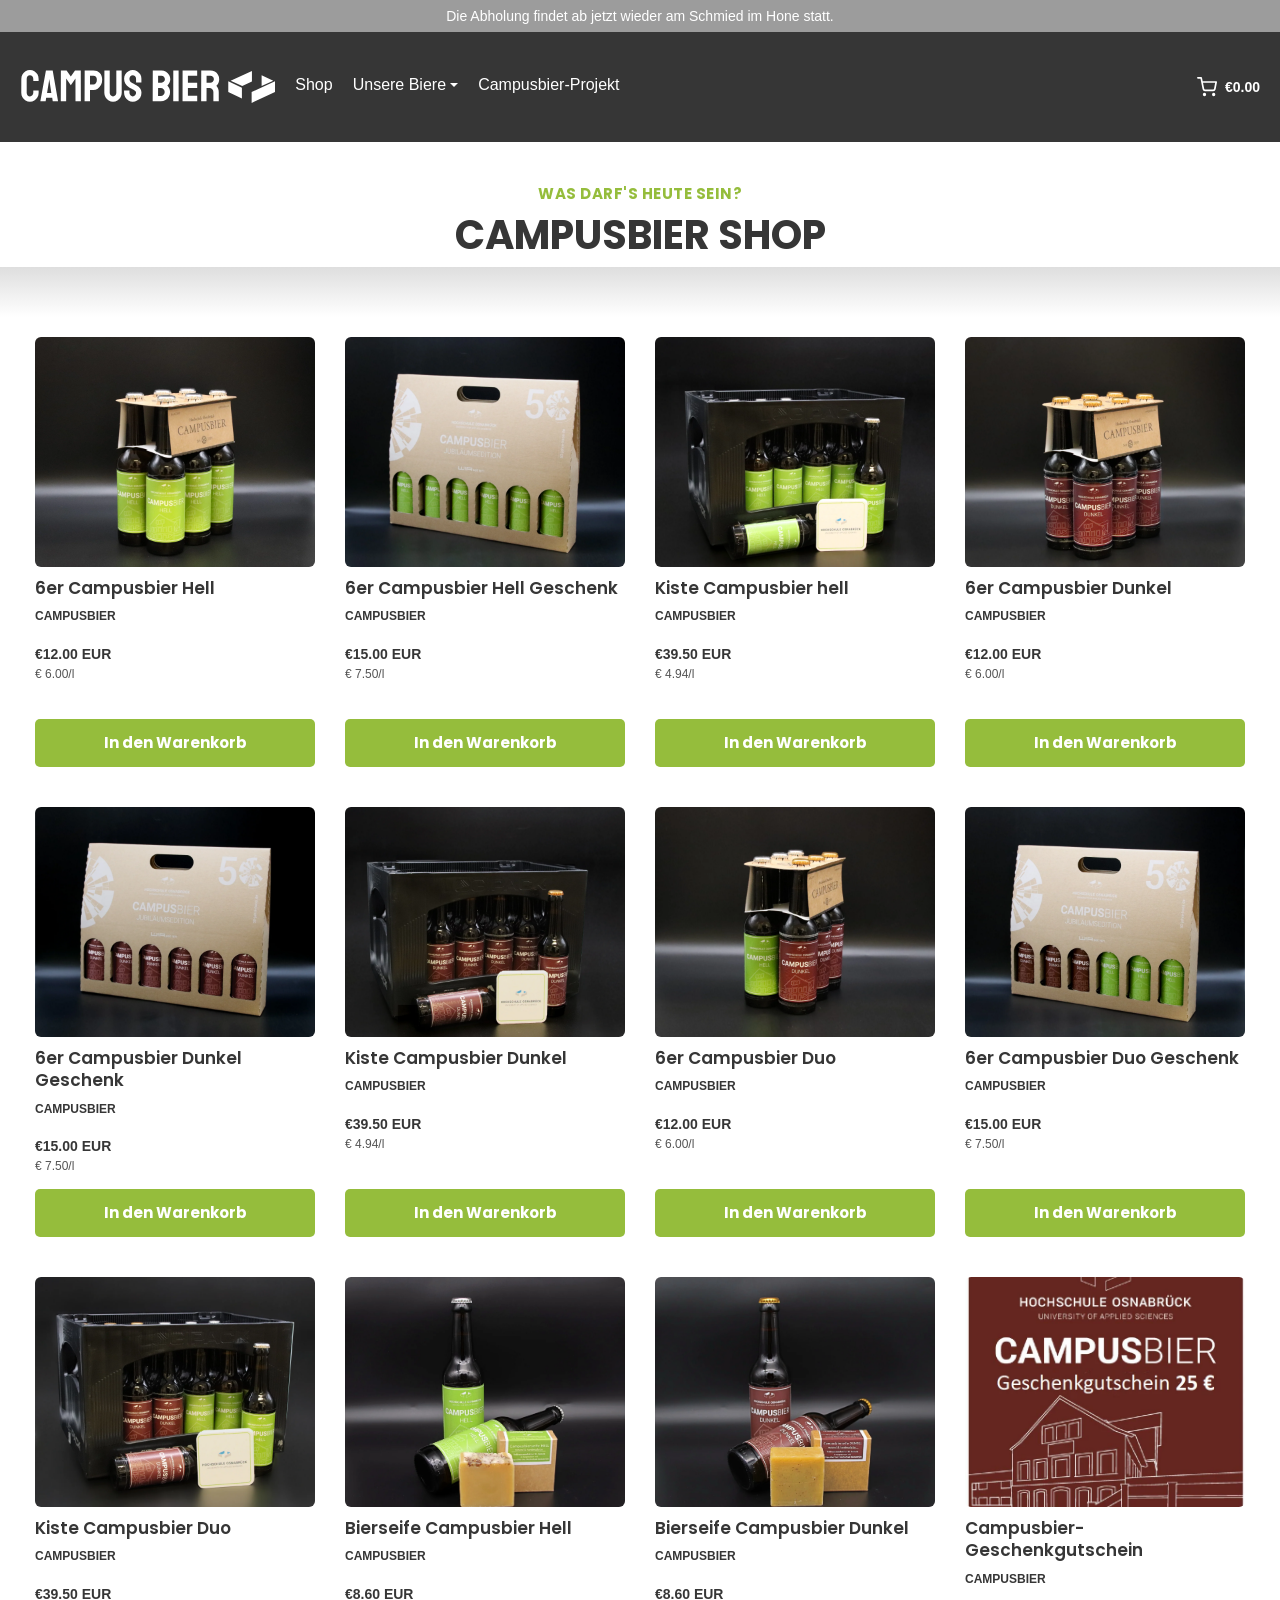
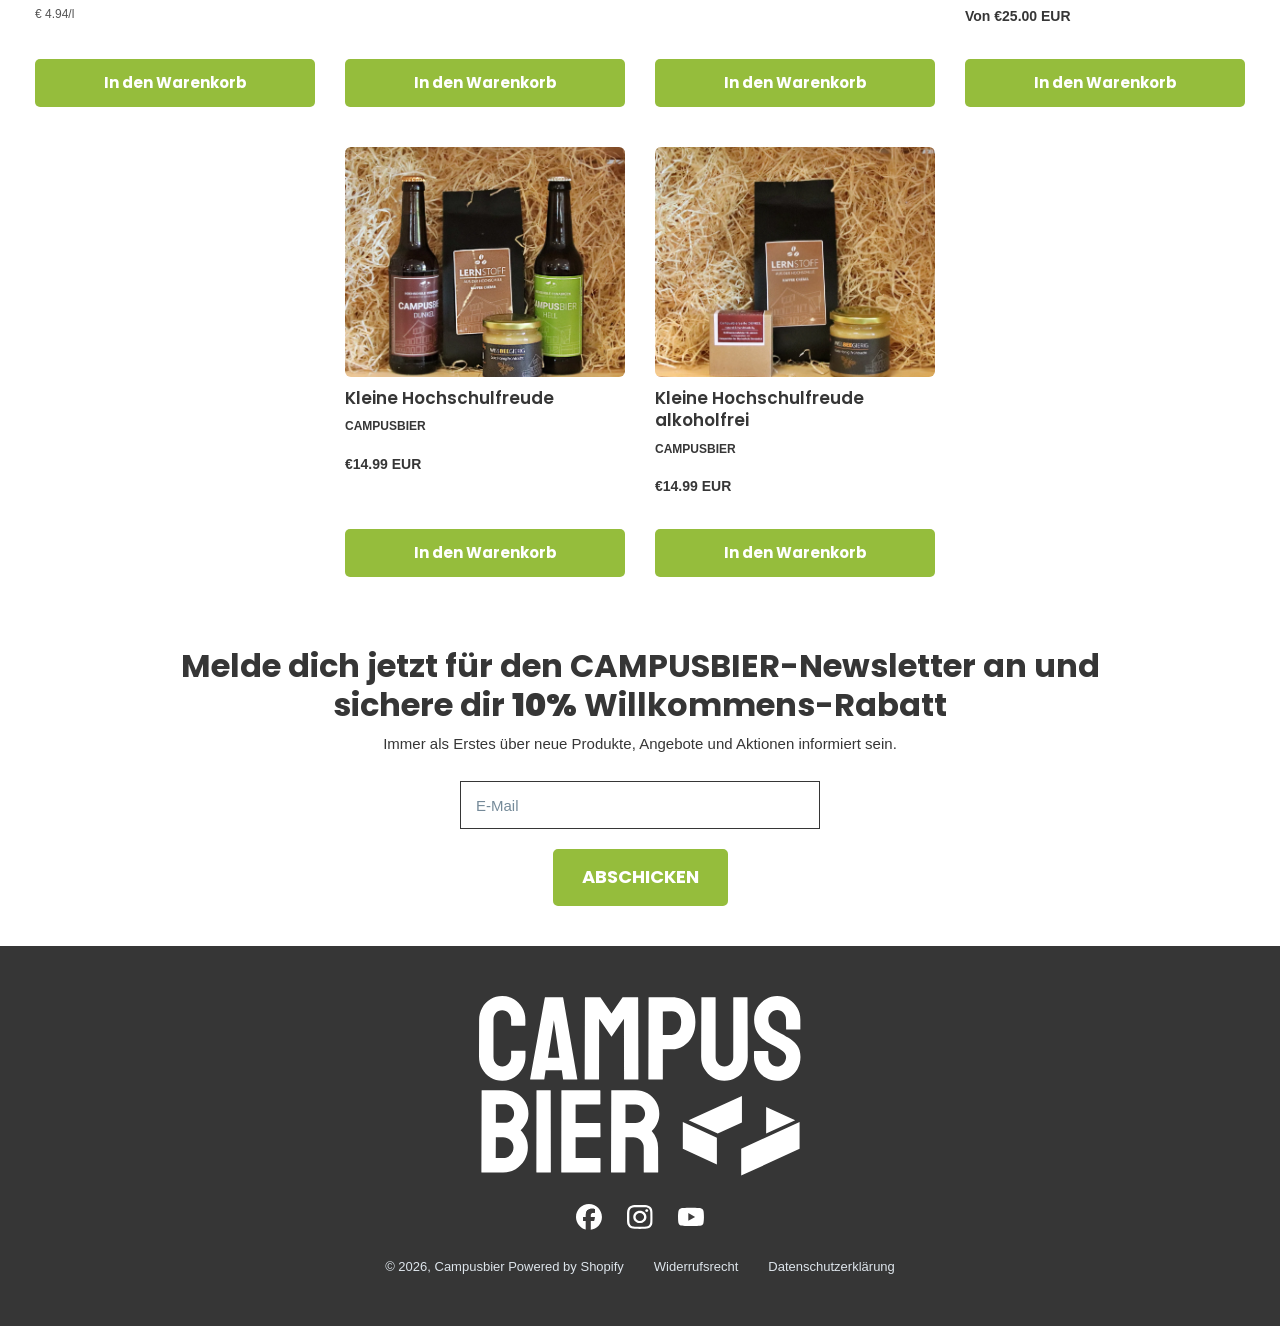
<file: cb_shop.html>
<!doctype html>
<html lang="de">
  <head>
    <meta charset="utf-8" />
    <meta name="viewport" content="width=device-width, initial-scale=1" />
    <title>Campusbier Shop</title>

    <link rel="preconnect" href="https://fonts.googleapis.com" />
    <link rel="preconnect" href="https://fonts.gstatic.com" crossorigin />
    <link
      href="https://cdn.jsdelivr.net/npm/bootstrap@5.3.3/dist/css/bootstrap.min.css"
      rel="stylesheet"
    />
    <link rel="stylesheet" href="style.css" />
    <link
      href="https://fonts.googleapis.com/css2?family=Poppins:wght@700&display=swap"
      rel="stylesheet"
    />
    <script defer src="script.js"></script>
    <script
      defer
      src="https://cdn.jsdelivr.net/npm/bootstrap@5.3.3/dist/js/bootstrap.bundle.min.js"
    ></script>
  </head>

  <body>
    <div class="wrapper">
      <div class="top-header">
        Die Abholung findet ab jetzt wieder am Schmied im Hone statt.
      </div>

      <!--Navigationsleiste-->
      <div class="navbar-container">
        <button class="hamburger">
          <img
            src="assets/icons/global/hamburger_menu.svg"
            alt="Hamburger Menü"
          />
        </button>
        <a href="index.html">
          <img
            class="navlogo"
            src="assets/icons/global/cb_logo_hell.svg"
            alt="Logo"
          />
        </a>

        <ul class="nav-links-desktop">
          <li>
            <a href="cb_shop.html">Shop</a>
          </li>

          <!--Dropdown: "Unsere Biere"-->
          <li class="dropdown">
            <a
              class="dropdown-toggle"
              href="#"
              role="button"
              data-bs-toggle="dropdown"
              aria-expanded="false"
            >
              Unsere Biere
            </a>
            <ul class="dropdown-menu dropdown-menu-dark">
              <li>
                <a class="dropdown-item" href="cb_hell.html">Campusbier Hell</a>
              </li>
              <li>
                <a class="dropdown-item" href="cb_dunkel.html"
                  >Campusbier Dunkel</a
                >
              </li>
            </ul>
          </li>

          <li>
            <a href="index.html#info-section">Campusbier-Projekt</a>
          </li>
        </ul>

        <div class="nav-icons">
          <a href="warenkorb.html">
            <img
              class="cart-icon"
              src="assets/icons/global/warenkorb.svg"
              alt="Warenkorb"
            />
            <span class="cart-count" id="cart-total">€0.00</span>
          </a>
        </div>
      </div>

      <!--Sidebar für mobile Ansicht-->
      <div class="sidebar" id="sidebar">
        <ul>
          <li>
            <a href="cb_shop.html">Shop</a>
          </li>
          <li>
            <span>Unsere Biere</span>
            <ul class="sidebar-sub">
              <li>
                <a href="cb_hell.html">Campusbier Hell</a>
              </li>
              <li>
                <a href="cb_dunkel.html">Campusbier Dunkel</a>
              </li>
            </ul>
          </li>
          <li>
            <a href="index.html#info-section">Campusbier-Projekt</a>
          </li>
        </ul>
      </div>

      <div class="overlay" id="overlay"></div>

      <!--Überschrift-->
      <div class="title-center shop-heading">
        <span class="sub-heading">WAS DARF'S HEUTE SEIN?</span>
        <h1>CAMPUSBIER SHOP</h1>
      </div>
      <div class="grey-gradient"></div>

      <!--Produkte-->
      <div class="product-container product-container-large">
        <div class="product-card product-card-large">
          <img src="assets/bilder/shop/6er_hell.webp" alt="Produktbild" />
          <div class="product-info">
            <h3>6er Campusbier Hell</h3>
            <p class="product-brand">CAMPUSBIER</p>
            <a>€12.00 EUR</a>
            <a class="product-unit-price">€ 6.00/l</a>
            <button class="green-button" data-id="1">In den Warenkorb</button>
          </div>
        </div>

        <div class="product-card product-card-large">
          <img
            src="assets/bilder/shop/6er_hell_geschenk.webp"
            alt="Produktbild"
          />
          <div class="product-info">
            <h3>6er Campusbier Hell Geschenk</h3>
            <p class="product-brand">CAMPUSBIER</p>
            <a>€15.00 EUR</a>
            <a class="product-unit-price">€ 7.50/l</a>
            <button class="green-button" data-id="2">In den Warenkorb</button>
          </div>
        </div>

        <div class="product-card product-card-large">
          <img src="assets/bilder/shop/cb_hell_kiste.webp" alt="Produktbild" />
          <div class="product-info">
            <h3>Kiste Campusbier hell</h3>
            <p class="product-brand">CAMPUSBIER</p>
            <a>€39.50 EUR</a>
            <a class="product-unit-price">€ 4.94/l</a>
            <button class="green-button" data-id="3">In den Warenkorb</button>
          </div>
        </div>

        <div class="product-card product-card-large">
          <img src="assets/bilder/shop/6er_dunkel.webp" alt="Produktbild" />
          <div class="product-info">
            <h3>6er Campusbier Dunkel</h3>
            <p class="product-brand">CAMPUSBIER</p>
            <a>€12.00 EUR</a>
            <a class="product-unit-price">€ 6.00/l</a>
            <button class="green-button" data-id="4">In den Warenkorb</button>
          </div>
        </div>

        <div class="product-card product-card-large">
          <img
            src="assets/bilder/shop/6er_dunkel_geschenk.webp"
            alt="Produktbild"
          />
          <div class="product-info">
            <h3>6er Campusbier Dunkel Geschenk</h3>
            <p class="product-brand">CAMPUSBIER</p>
            <a>€15.00 EUR</a>
            <a class="product-unit-price">€ 7.50/l</a>
            <button class="green-button" data-id="5">In den Warenkorb</button>
          </div>
        </div>

        <div class="product-card product-card-large">
          <img
            src="assets/bilder/shop/cb_dunkel_kiste.webp"
            alt="Produktbild"
          />
          <div class="product-info">
            <h3>Kiste Campusbier Dunkel</h3>
            <p class="product-brand">CAMPUSBIER</p>
            <a>€39.50 EUR</a>
            <a class="product-unit-price">€ 4.94/l</a>
            <button class="green-button" data-id="6">In den Warenkorb</button>
          </div>
        </div>

        <div class="product-card product-card-large">
          <img
            src="assets/bilder/shop/6er_twin.webp"
            alt="6er Campusbier Duo"
          />
          <div class="product-info">
            <h3>6er Campusbier Duo</h3>
            <p class="product-brand">CAMPUSBIER</p>
            <a>€12.00 EUR</a>
            <a class="product-unit-price">€ 6.00/l</a>
            <button class="green-button" data-id="7">In den Warenkorb</button>
          </div>
        </div>

        <div class="product-card product-card-large">
          <img
            src="assets/bilder/shop/6er_duo_geschenk.webp"
            alt="6er Campusbier Duo Geschenk"
          />
          <div class="product-info">
            <h3>6er Campusbier Duo Geschenk</h3>
            <p class="product-brand">CAMPUSBIER</p>
            <a>€15.00 EUR</a>
            <a class="product-unit-price">€ 7.50/l</a>
            <button class="green-button" data-id="8">In den Warenkorb</button>
          </div>
        </div>

        <div class="product-card product-card-large">
          <img
            src="assets/bilder/shop/kiste_duo.webp"
            alt="Kiste Campusbier Duo"
          />
          <div class="product-info">
            <h3>Kiste Campusbier Duo</h3>
            <p class="product-brand">CAMPUSBIER</p>
            <a>€39.50 EUR</a>
            <a class="product-unit-price">€ 4.94/l</a>
            <button class="green-button" data-id="9">In den Warenkorb</button>
          </div>
        </div>

        <div class="product-card product-card-large">
          <img
            src="assets/bilder/shop/cb_seife_hell.webp"
            alt="Bierseife Campusbier Hell"
          />
          <div class="product-info">
            <h3>Bierseife Campusbier Hell</h3>
            <p class="product-brand">CAMPUSBIER</p>
            <a>€8.60 EUR</a>
            <button class="green-button" data-id="10">In den Warenkorb</button>
          </div>
        </div>

        <div class="product-card product-card-large">
          <img
            src="assets/bilder/shop/seife_dunkel.webp"
            alt="Bierseife Campusbier Dunkel"
          />
          <div class="product-info">
            <h3>Bierseife Campusbier Dunkel</h3>
            <p class="product-brand">CAMPUSBIER</p>
            <a>€8.60 EUR</a>
            <button class="green-button" data-id="11">In den Warenkorb</button>
          </div>
        </div>

        <div class="product-card product-card-large">
          <img
            src="assets/bilder/shop/gutschein.webp"
            alt="Campusbier-Geschenkgutschein"
          />
          <div class="product-info">
            <h3>Campusbier-Geschenkgutschein</h3>
            <p class="product-brand">CAMPUSBIER</p>
            <a>Von €25.00 EUR</a>
            <button class="green-button" data-id="12">In den Warenkorb</button>
          </div>
        </div>

        <div class="product-card product-card-large">
          <img
            src="assets/bilder/shop/hs_freude.webp"
            alt="Kleine Hochschulfreude"
          />
          <div class="product-info">
            <h3>Kleine Hochschulfreude</h3>
            <p class="product-brand">CAMPUSBIER</p>
            <a>€14.99 EUR</a>
            <button class="green-button" data-id="13">In den Warenkorb</button>
          </div>
        </div>

        <div class="product-card product-card-large">
          <img
            src="assets/bilder/shop/hs_freude_alkoholfrei.webp"
            alt="Kleine Hochschulfreude alkoholfrei"
          />
          <div class="product-info">
            <h3>Kleine Hochschulfreude alkoholfrei</h3>
            <p class="product-brand">CAMPUSBIER</p>
            <a>€14.99 EUR</a>
            <button class="green-button" data-id="14">In den Warenkorb</button>
          </div>
        </div>
      </div>

      <!--Newsletter-->
      <div class="newsletter-container">
        <h2>
          Melde dich jetzt für den CAMPUSBIER-Newsletter an und sichere dir
          <strong>10%</strong> Willkommens-Rabatt
        </h2>
        <p class="newsletter-subtitle">
          Immer als Erstes über neue Produkte, Angebote und Aktionen informiert
          sein.
        </p>

        <form class="newsletter-form" onsubmit="event.preventDefault()">
          <div class="newsletter-input-wrapper">
            <input
              type="email"
              class="newsletter-input"
              placeholder="E-Mail"
              required
            />
            <button class="green-button">ABSCHICKEN</button>
          </div>
        </form>
      </div>

      <!--Footer-->
      <div class="footer-container">
        <img
          src="assets/icons/global/cb_logo_footer.svg"
          class="cb-logo-footer"
          alt="Footer Logo"
        />
        <ul class="footer-icons">
          <li>
            <a
              href="https://www.facebook.com/Campusbier/?locale=de_DE"
              target="_blank"
              rel="noopener noreferrer"
            >
              <img src="assets/icons/global/logo_fb.svg" alt="Facebook" />
            </a>
          </li>
          <li>
            <a
              href="https://www.instagram.com/campusbier/"
              target="_blank"
              rel="noopener noreferrer"
            >
              <img src="assets/icons/global/logo_ig.svg" alt="Instagram" />
            </a>
          </li>
          <li>
            <a
              href="https://www.youtube.com/channel/UCV4xOoaH4hNU0Zl2j0eiPQQ/about"
              target="_blank"
              rel="noopener noreferrer"
            >
              <img src="assets/icons/global/logo_yt.svg" alt="YouTube" />
            </a>
          </li>
        </ul>
        <ul class="footer-links">
          <li>© 2026, Campusbier Powered by Shopify</li>
          <li>Widerrufsrecht</li>
          <li>Datenschutzerklärung</li>
        </ul>
      </div>
    </div>
  </body>
</html>
</file>
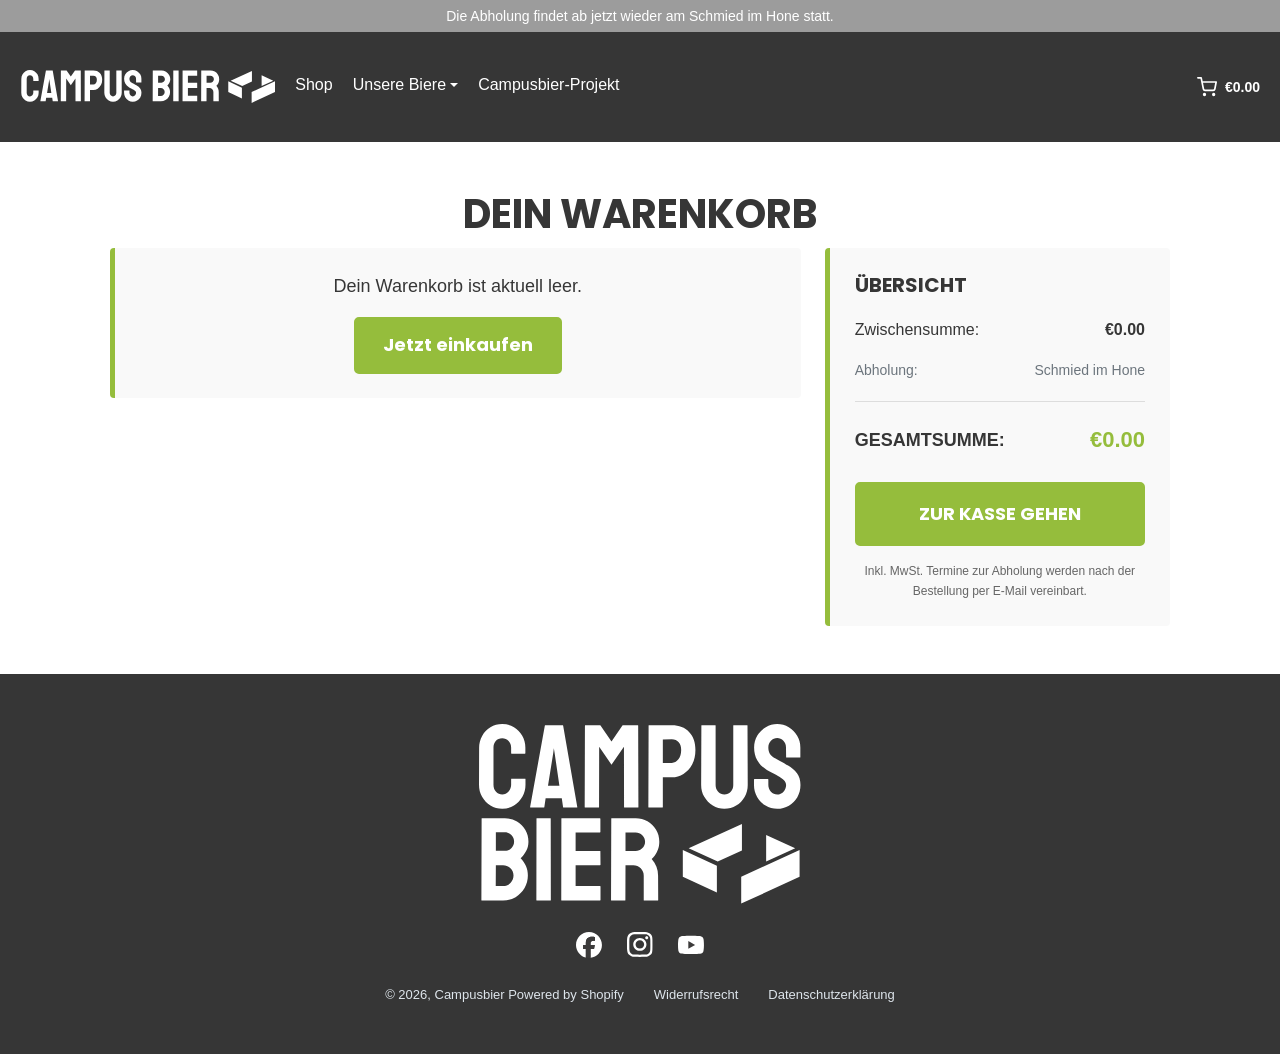
<file: warenkorb.html>
<!doctype html>
<html lang="de">
  <head>
    <meta charset="utf-8" />
    <meta name="viewport" content="width=device-width, initial-scale=1" />
    <title>Campusbier Warenkorb</title>
    <link rel="preconnect" href="https://fonts.googleapis.com" />
    <link rel="preconnect" href="https://fonts.gstatic.com" crossorigin />
    <link
      href="https://fonts.googleapis.com/css2?family=Poppins:wght@700&display=swap"
      rel="stylesheet"
    />
    <link
      href="https://cdn.jsdelivr.net/npm/bootstrap@5.3.3/dist/css/bootstrap.min.css"
      rel="stylesheet"
    />
    <link rel="stylesheet" href="style.css" />
    <script defer src="script.js"></script>
    <script
      defer
      src="https://cdn.jsdelivr.net/npm/bootstrap@5.3.3/dist/js/bootstrap.bundle.min.js"
    ></script>
  </head>

  <body>
    <div class="wrapper cart-page">
      <div class="top-header">
        Die Abholung findet ab jetzt wieder am Schmied im Hone statt.
      </div>

      <!--Navigationsleiste-->
      <div class="navbar-container">
        <button class="hamburger">
          <img
            src="assets/icons/global/hamburger_menu.svg"
            alt="Hamburger Menü"
          />
        </button>
        <a href="index.html">
          <img
            class="navlogo"
            src="assets/icons/global/cb_logo_hell.svg"
            alt="Logo"
          />
        </a>
        <ul class="nav-links-desktop">
          <li><a href="cb_shop.html">Shop</a></li>
          <li class="dropdown">
            <a
              class="dropdown-toggle"
              href="#"
              role="button"
              data-bs-toggle="dropdown"
              aria-expanded="false"
              >Unsere Biere</a
            >
            <ul class="dropdown-menu dropdown-menu-dark">
              <li>
                <a class="dropdown-item" href="cb_hell.html">Campusbier Hell</a>
              </li>
              <li>
                <a class="dropdown-item" href="cb_dunkel.html"
                  >Campusbier Dunkel</a
                >
              </li>
            </ul>
          </li>
          <li><a href="index.html#info-section">Campusbier-Projekt</a></li>
        </ul>

        <div class="nav-icons">
          <a href="warenkorb.html">
            <img
              class="cart-icon"
              src="assets/icons/global/warenkorb.svg"
              alt="Warenkorb"
            />
            <span class="cart-count" id="cart-total">€0.00</span>
          </a>
        </div>
      </div>

      <!--Sidebar für mobile Ansicht-->
      <div class="sidebar" id="sidebar">
        <ul>
          <li><a href="cb_shop.html">Shop</a></li>
          <li>
            <span>Unsere Biere</span>
            <ul class="sidebar-sub">
              <li><a href="cb_hell.html">Campusbier Hell</a></li>
              <li><a href="cb_dunkel.html">Campusbier Dunkel</a></li>
            </ul>
          </li>
          <li><a href="index.html#info-section">Campusbier-Projekt</a></li>
        </ul>
      </div>
      <div class="overlay" id="overlay"></div>

      <!--Hauptinhalt-->
      <main class="cart-main">
        <h1 class="cart-title">DEIN WARENKORB</h1>

        <div class="cart-layout">
          <div id="cart-container"></div>

          <div class="cart-summary">
            <h3>ÜBERSICHT</h3>

            <div class="summary-row">
              <span>Zwischensumme:</span>
              <span class="summary-bold" id="cart-page-subtotal">€0.00</span>
            </div>

            <div class="summary-row summary-small">
              <span>Abholung:</span>
              <span>Schmied im Hone</span>
            </div>

            <hr class="summary-line" />

            <div class="summary-row summary-total">
              <span class="summary-total-label">GESAMTSUMME:</span>
              <span class="summary-total-value" id="cart-page-total"
                >€0.00</span
              >
            </div>

            <button class="green-button checkout-btn">ZUR KASSE GEHEN</button>

            <p class="summary-note">
              Inkl. MwSt. Termine zur Abholung werden nach der Bestellung per
              E-Mail vereinbart.
            </p>
          </div>
        </div>
      </main>

      <!--Footer-->
      <div class="footer-container">
        <img
          src="assets/icons/global/cb_logo_footer.svg"
          class="cb-logo-footer"
          alt="Footer Logo"
        />
        <ul class="footer-icons">
          <li>
            <a
              href="https://www.facebook.com/Campusbier/?locale=de_DE"
              target="_blank"
              rel="noopener noreferrer"
              ><img src="assets/icons/global/logo_fb.svg" alt="Facebook"
            /></a>
          </li>
          <li>
            <a
              href="https://www.instagram.com/campusbier/"
              target="_blank"
              rel="noopener noreferrer"
              ><img src="assets/icons/global/logo_ig.svg" alt="Instagram"
            /></a>
          </li>
          <li>
            <a
              href="https://www.youtube.com/channel/UCV4xOoaH4hNU0Zl2j0eiPQQ/about"
              target="_blank"
              rel="noopener noreferrer"
              ><img src="assets/icons/global/logo_yt.svg" alt="YouTube"
            /></a>
          </li>
        </ul>
        <ul class="footer-links">
          <li>© 2026, Campusbier Powered by Shopify</li>
          <li>Widerrufsrecht</li>
          <li>Datenschutzerklärung</li>
        </ul>
      </div>
    </div>
  </body>
</html>
</file>
<file: style.css>
/*Campusbier Farben*/
:root {
  --green: #95bd3c; /*Campusbier Hell*/
  --red: #5e2220; /*Campusbier Dunkel*/
  --dark: #363636; /*Fließtext, Navbar, Footer*/
  --border: #e0e0e0; /*Textblöcke*/
}

html {
  scroll-behavior: smooth;
}

body {
  font-family: 'Helvetica', Arial, sans-serif;
  font-size: 16px;
  line-height: 1.6;
  color: var(--dark);
}

p {
  font-size: 18px;
}
h1,
h2,
h3,
.sub-heading,
.green-button {
  font-family: 'Poppins', sans-serif;
  font-weight: 700;
}

h1 {
  font-size: 40px;
  line-height: 1.2;
}

h3 {
  font-size: 30px;
  line-height: 1.2;
}
.section-title {
  font-size: 36px;
  line-height: 1.1;
  margin: 5px 0 20px;
  text-transform: uppercase;
}

li {
  list-style: none;
  margin: 0;
  padding: 0;
}

a {
  text-decoration: none;
}
.green-button {
  color: #ffffff;
  background-color: var(--green);
  border: 4px solid var(--green);
  border-radius: 5px;
  font-size: 18px;
  text-align: center;
  cursor: pointer;
  display: inline-block;
  padding: 10px 25px;
}
/*Navigation & Top-Header*/
.top-header {
  background-color: rgb(156, 156, 156);
  font-size: 14px;
  color: #ffffff;
  text-align: center;
  padding: 5px 0;
}

.navbar-container {
  position: relative;
  background-color: var(--dark);
  display: flex;
  align-items: center;
  gap: 20px;
  padding: 15px 20px;
}

.navbar-container > a {
  display: flex;
  align-items: center;
}

.navlogo {
  height: 80px;
}

.nav-links-desktop {
  display: flex;
  align-items: center;
  gap: 20px;
  margin: 0;
  padding: 0;
}

.navbar-container li {
  color: #ffffff;
  font-size: 16px;
  display: flex;
  align-items: center;
  height: 100%;
}

/*Hover-Effekt für Navigationslinks*/
.nav-links-desktop a {
  display: flex;
  align-items: center;
  color: #ffffff;
  line-height: 1;
  padding-bottom: 3px;
  border-bottom: 2px solid transparent;
}

.nav-links-desktop a:hover {
  border-bottom-color: #ffffff;
}

.nav-icons {
  margin-left: auto;
  display: flex;
  align-items: center;
  gap: 24px;
  flex-shrink: 0;
}

.nav-icons a {
  display: flex;
  align-items: center;
  gap: 8px;
}

.hamburger {
  display: none;
  font-size: 28px;
  background: none;
  border: none;
  stroke-color: white;
  cursor: pointer;
}

.dropdown-menu-dark {
  background-color: #1a1a1a;
  border: 1px solid #333333;
}

.dropdown-menu-dark .dropdown-item:hover {
  background-color: var(--green);
  color: #ffffff;
  border-bottom-color: transparent;
}

/*Mobile Sidebar*/
.sidebar {
  position: fixed;
  top: 0;
  left: -260px;
  width: 260px;
  height: 100%;
  background: #000000;
  padding: 30px;
  transition: left 0.3s ease;
  z-index: 1000;
}

.sidebar.active {
  left: 0;
}

.sidebar li {
  color: #ffffff;
  font-size: 18px;
  cursor: pointer;
}

.sidebar a {
  color: #ffffff;
}

.overlay {
  position: fixed;
  inset: 0;
  background: rgba(58, 58, 58, 0.5);
  display: none;
  z-index: 999;
}

.overlay.active {
  display: block;
}

.carousel {
  height: 400px;
}

.carousel-inner,
.carousel-item {
  height: 100%;
}

.carousel-item img {
  width: 100%;
  height: 100%;
  object-fit: cover;
}

.carousel-item::before {
  content: '';
  position: absolute;
  inset: 0;
  background: linear-gradient(
    to top,
    rgba(0, 0, 0, 0.5) 50%,
    rgba(0, 0, 0, 0) 100%
  );
  z-index: 1;
  pointer-events: none;
}

.hero-content {
  position: absolute;
  top: 50%;
  left: max(25%, 245px);
  transform: translate(-50%, -50%);
  width: 450px;
  max-width: 90%;
  background-color: rgba(255, 255, 255, 0.8);
  padding: 20px;
  border-radius: 10px;
  z-index: 3;
}

.hero-content h1 {
  font-size: 32px;
}

.hero-content p {
  font-size: 16px;
}

.text-box2 {
  max-width: 1600px;
  margin: 40px auto 30px;
  text-align: center;
}

.grey-gradient {
  height: 50px;
  background: linear-gradient(
    to bottom,
    rgba(200, 200, 200, 0.6),
    rgba(200, 200, 200, 0)
  );
}

.product-container {
  display: flex;
  flex-wrap: wrap;
  justify-content: center;
  gap: 20px;
  padding: 20px 10px 0;
}

.product-card {
  width: 220px;
  min-height: 400px;
  display: flex;
  flex-direction: column;
}

.product-card img {
  width: 100%;
  height: 180px;
  object-fit: cover;
  border-radius: 6px;
}

.product-info {
  flex-grow: 1;
  display: flex;
  flex-direction: column;
  padding: 10px 0;
}

.product-info h3 {
  font-size: 16px;
  font-weight: 600;
  line-height: 1.3;
  margin: 0 0 6px;
}

.product-info p,
.product-info a {
  font-size: 14px;
  color: var(--dark);
}

.product-info > a:first-of-type {
  font-size: 15px;
  font-weight: bold;
}

.product-card button {
  width: 100%;
  border: none;
  padding: 10px 0;
  margin-top: auto;
  font-size: 15px;
}

.product-container-large {
  max-width: 1400px;
  margin: 0 auto 40px;
  gap: 30px;
}

.product-card-large {
  width: 280px;
  min-height: 440px;
}

.product-card-large img {
  height: 230px;
}

.product-card-large .product-info h3 {
  font-size: 17px;
  margin-bottom: 8px;
}

.product-card-large .product-info p,
.product-card-large .product-info a {
  font-size: 14px;
}

.product-card-large button {
  padding: 12px 0;
}

.more-products-section {
  max-width: 1200px;
  margin: 50px auto;
  padding: 0 20px;
}

.more-products-container {
  display: flex;
  gap: 30px;
}

.more-product-card {
  flex: 1;
  display: flex;
  flex-direction: column;
  align-items: center;
  text-align: center;
  padding-bottom: 15px;
  border-bottom: 2px solid #cccccc;
}

.more-product-image {
  width: 100%;
  margin-bottom: 15px;
}

.more-product-image img {
  width: 100%;
  height: 200px;
  object-fit: cover;
  display: block;
  border-radius: 4px;
}

.more-product-card p {
  font-size: 15px;
  color: #555555;
  line-height: 1.5;
  margin: 0;
}

.bier-wrapper {
  max-width: 1000px;
  margin: 30px auto;
  padding: 0 20px;
  display: flex;
  align-items: center;
  justify-content: center;
  gap: 40px;
}

.bier-flasche-img {
  height: auto;
  flex-shrink: 0;
}

.beer-specs-container {
  flex-grow: 1;
  width: 100%;
}

.beer-specs-table {
  width: 100%;
  border-collapse: collapse;
  background-color: #ffffff;
  border: 1px solid var(--border);
}

.beer-specs-table tr {
  border-bottom: 1px solid var(--border);
  transition: background-color 0.2s ease;
}

.beer-specs-table tr:hover {
  background-color: #f9f9f9;
}

.beer-specs-table tr:last-child {
  border-bottom: none;
}

.beer-specs-table td {
  padding: 14px 18px;
  font-size: 15px;
  vertical-align: middle;
}

.beer-specs-table td.spec-label {
  font-weight: bold;
  width: 35%;
  display: flex;
  align-items: center;
  gap: 12px;
}

.beer-specs-table td.spec-value {
  font-weight: 600;
}

.beer-specs-table .spec-icon {
  width: 20px;
  height: 20px;
  color: var(--green);
  flex-shrink: 0;
}

.about-section {
  padding: 60px 10px;
}

.about-container {
  max-width: 1900px;
  margin: 0 auto;
  display: flex;
  align-items: center;
  gap: 30px;
}

.about-images {
  flex: 0 0 40%;
  display: flex;
  justify-content: center;
  align-items: center;
  gap: 15px;
}

.bottle-img {
  width: 140px;
  height: auto;
  object-fit: contain;
  max-width: 160px;
  transition: max-width 0.3s ease;
}

.about-content {
  flex: 1;
  text-align: left;
}

.sub-heading {
  font-size: 15px;
  color: var(--green);
  letter-spacing: 0.5px;
  display: block;
  margin-bottom: 3px;
}

.about-btn-wrapper {
  display: flex;
  margin-top: 25px;
}

.newsletter-container {
  max-width: 1000px;
  margin: 60px auto 40px;
  padding: 0 20px;
  text-align: center;
}

.newsletter-subtitle {
  font-size: 15px;
  margin-bottom: 25px;
}

.newsletter-form {
  display: flex;
  justify-content: center;
}

.newsletter-input-wrapper {
  width: 100%;
  max-width: 360px;
}

.newsletter-input {
  width: 100%;
  height: 48px;
  padding: 10px 15px;
  border: 1px solid var(--dark);
  background-color: transparent;
  font-size: 15px;
  color: var(--dark);
  outline: none;
  transition: border-color 0.2s ease;
}

.newsletter-input:focus {
  border-color: var(--green);
}

.newsletter-input::placeholder {
  color: #758a99;
}

/*Footer*/
.footer-container {
  background-color: var(--dark);
  display: flex;
  flex-direction: column;
  align-items: center;
  padding: 50px 20px;
  gap: 28px;
}

.cb-logo-footer {
  height: 180px;
  max-width: 100%;
  object-fit: contain;
}

.footer-icons,
.footer-links {
  display: flex;
  align-items: center;
  margin: 0;
  padding: 0;
}

.footer-icons {
  gap: 25px;
}

.footer-links {
  gap: 30px;
}

.footer-icons a {
  display: flex;
}

.footer-icons img {
  width: 26px;
  height: auto;
  transition: opacity 0.2s ease;
}

.footer-icons img:hover {
  opacity: 0.8;
}

.footer-links li {
  color: #f0f8ff;
  text-align: center;
  font-size: 13px;
  line-height: 1.4;
  opacity: 0.9;
}

.custom-accordion {
  max-width: 1000px;
}

.custom-accordion .accordion-item {
  border: none;
  border-bottom: 1px solid var(--border);
  background-color: transparent;
}

.custom-accordion .accordion-button {
  font-family: 'Poppins', sans-serif;
  font-weight: 500;
  font-size: 18px;
  color: var(--dark);
  background-color: transparent;
  box-shadow: none;
  padding: 18px 0;
}

.custom-accordion .accordion-button .bi {
  font-size: 22px;
  flex-shrink: 0;
}

.custom-accordion .accordion-body {
  font-size: 15px;
  color: #555555;
  padding: 0 0 20px;
}

#info-section {
  margin-bottom: 20px;
}

.cart-icon {
  width: 20px;
}

.cart-count {
  color: #ffffff;
  font-weight: bold;
  font-size: 14px;
}

.sidebar-sub {
  padding-left: 15px;
  margin-top: 5px;
}

.sidebar-sub li:not(:last-child) {
  margin-bottom: 5px;
}

.sidebar-sub a {
  color: #cccccc;
}

.flip-x {
  transform: scaleX(-1);
}

.title-center {
  text-align: center;
  padding-top: 10px;
}

.shop-heading {
  padding-top: 40px;
}

.shop-heading h1 {
  margin-top: 5px;
}

.more-products-section .section-title {
  text-align: center;
  margin-bottom: 30px;
}

.product-card .product-info .product-brand {
  font-size: 12px;
  font-weight: bold;
}

.product-card .product-info .product-unit-price {
  font-size: 12px;
  color: rgb(84, 84, 84);
}

.info-box {
  background-color: #f9f9f9;
  padding: 25px;
  border-radius: 4px;
}

.info-box p {
  margin-bottom: 16px;
}

.info-box p:last-of-type {
  margin-bottom: 20px;
}

.info-box-flush p:last-of-type {
  margin-bottom: 0;
}

.about-section-join {
  padding-top: 0;
}

.about-container-top {
  align-items: flex-start;
}

.about-photo {
  width: 100%;
  max-width: 500px;
  height: auto;
  border-radius: 6px;
  object-fit: cover;
}

.newsletter-input-wrapper .green-button {
  margin-top: 20px;
}

.cart-page {
  display: flex;
  flex-direction: column;
  min-height: 100vh;
}

.cart-page .footer-container {
  margin-top: auto;
}

.cart-main {
  flex: 1;
  width: 100%;
  max-width: 1100px;
  margin: 48px auto;
  padding: 0 20px;
}

.cart-title {
  text-align: center;
  margin-bottom: 10px;
}

.cart-layout {
  display: grid;
  grid-template-columns: 2fr 1fr;
  gap: 24px;
  align-items: start;
}

.cart-item {
  display: grid;
  grid-template-columns: 1fr auto 80px auto;
  align-items: center;
  gap: 16px;
  padding: 18px 0;
  border-bottom: 1px solid var(--border);
}

.cart-item-name {
  font-size: 16px;
  line-height: 1.3;
  margin: 0 0 4px;
}

.cart-item-unit {
  font-size: 14px;
  color: #666666;
}

.cart-item-price {
  font-weight: bold;
  text-align: right;
}

.cart-qty {
  display: flex;
  align-items: center;
}

.cart-qty-btn {
  width: 32px;
  height: 32px;
  background-color: transparent;
  border: 1px solid var(--dark);
  border-radius: 5px;
  color: var(--dark);
  font-size: 18px;
  line-height: 1;
  cursor: pointer;
  transition:
    background-color 0.2s ease,
    color 0.2s ease;
}

.cart-qty-btn:hover {
  background-color: var(--green);
  border-color: var(--green);
  color: #ffffff;
}

.cart-qty-number {
  min-width: 40px;
  text-align: center;
  font-weight: bold;
}

.cart-remove {
  background: none;
  border: none;
  padding: 0;
  color: #666666;
  font-size: 14px;
  cursor: pointer;
}

.cart-remove:hover {
  color: var(--dark);
  text-decoration: underline;
}

.cart-empty,
.cart-summary {
  background-color: #f9f9f9;
  border-left: 5px solid var(--green);
  border-radius: 4px;
}

.cart-empty {
  padding: 24px;
  text-align: center;
}

.cart-summary {
  padding: 25px;
}

.cart-summary h3 {
  margin: 0 0 20px;
  font-size: 20px;
}

.summary-row {
  display: flex;
  justify-content: space-between;
  align-items: center;
  margin-bottom: 16px;
}

.summary-small {
  font-size: 14px;
  color: #6c757d;
}

.summary-bold {
  font-weight: bold;
}

.summary-line {
  border: 0;
  border-top: 1px solid #dddddd;
  opacity: 1;
  margin: 20px 0;
}

.summary-total {
  margin-bottom: 24px;
}

.summary-total-label {
  font-weight: bold;
  font-size: 18px;
}

.summary-total-value {
  color: var(--green);
  font-weight: bold;
  font-size: 22px;
}

.checkout-btn {
  width: 100%;
  padding: 14px;
}

.summary-note {
  margin: 16px 0 0;
  text-align: center;
  font-size: 12px;
  color: #666666;
}

/*Tablet Ansicht*/
@media (max-width: 991.98px) {
  .section-title {
    font-size: 30px;
  }

  .cart-layout {
    grid-template-columns: 1fr;
  }

  .about-container {
    flex-direction: column;
  }

  .about-images {
    width: 100%;
  }

  .bottle-img {
    max-width: 110px;
  }

  .more-products-container {
    flex-direction: column;
    gap: 40px;
  }
}

/*Smartphone Ansicht*/
@media (max-width: 767.98px) {
  body,
  p {
    font-size: 15px;
  }

  h1 {
    font-size: 28px;
  }

  .green-button {
    font-size: 16px;
    padding: 8px 20px;
  }

  .top-header {
    font-size: 12px;
  }

  .sub-heading {
    font-size: 14px;
  }

  .nav-links-desktop {
    display: none;
  }

  .hamburger {
    display: block;
    z-index: 2;
  }

  .navlogo {
    position: absolute;
    left: 50%;
    top: 50%;
    transform: translate(-50%, -50%);
    height: 48px;
  }

  .nav-icons {
    gap: 8px;
  }

  .hero-content {
    left: 50%;
    width: 90%;
    display: flex;
    flex-direction: column;
    align-items: center;
  }

  .hero-content h1 {
    font-size: 24px;
  }

  .hero-content p {
    font-size: 14px;
    text-align: center;
  }

  .product-card {
    width: 160px;
    min-height: 370px;
  }

  .product-info h3 {
    font-size: 15px;
  }

  .product-info p,
  .product-info a {
    font-size: 13px;
  }

  .product-info > a:first-of-type {
    font-size: 14px;
  }

  .product-card button {
    font-size: 14px;
  }

  .bier-wrapper {
    flex-direction: column;
    gap: 20px;
  }

  .bottle-img {
    max-width: 90px;
  }

  .newsletter-container {
    margin: 40px auto 20px;
  }

  .newsletter-subtitle {
    font-size: 14px;
  }

  .custom-accordion .accordion-button {
    font-size: 16px;
    padding: 14px 0;
  }

  .custom-accordion .accordion-button .bi {
    font-size: 18px;
  }

  /* Footer */
  .footer-container {
    padding: 40px 20px;
    gap: 24px;
  }

  .cb-logo-footer {
    height: 120px;
  }

  .footer-links {
    flex-direction: column;
    gap: 10px;
  }
}

/*Kleine Smartphones Ansicht*/
@media (max-width: 575.98px) {
  .cart-item {
    grid-template-columns: auto 1fr auto;
  }

  .cart-item-info {
    grid-column: 1 / -1;
  }

  h1,
  .section-title {
    font-size: 24px;
  }

  .green-button {
    font-size: 15px;
  }

  .product-info h3 {
    font-size: 14px;
  }

  .beer-specs-table td {
    padding: 6px 12px;
    font-size: 14px;
  }

  .beer-specs-table tr {
    display: flex;
    flex-direction: column;
    padding: 8px 0;
  }

  .beer-specs-table td.spec-label,
  .beer-specs-table td.spec-value {
    width: 100%;
    display: grid;
    grid-template-columns: 20px 1fr;
    gap: 12px;
  }

  .beer-specs-table td.spec-label {
    padding-bottom: 2px;
  }

  .beer-specs-table td.spec-value {
    padding-top: 0;
    padding-bottom: 4px;
    color: #555555;
  }

  .beer-specs-table td.spec-value::before {
    content: '';
  }
}
</file>
